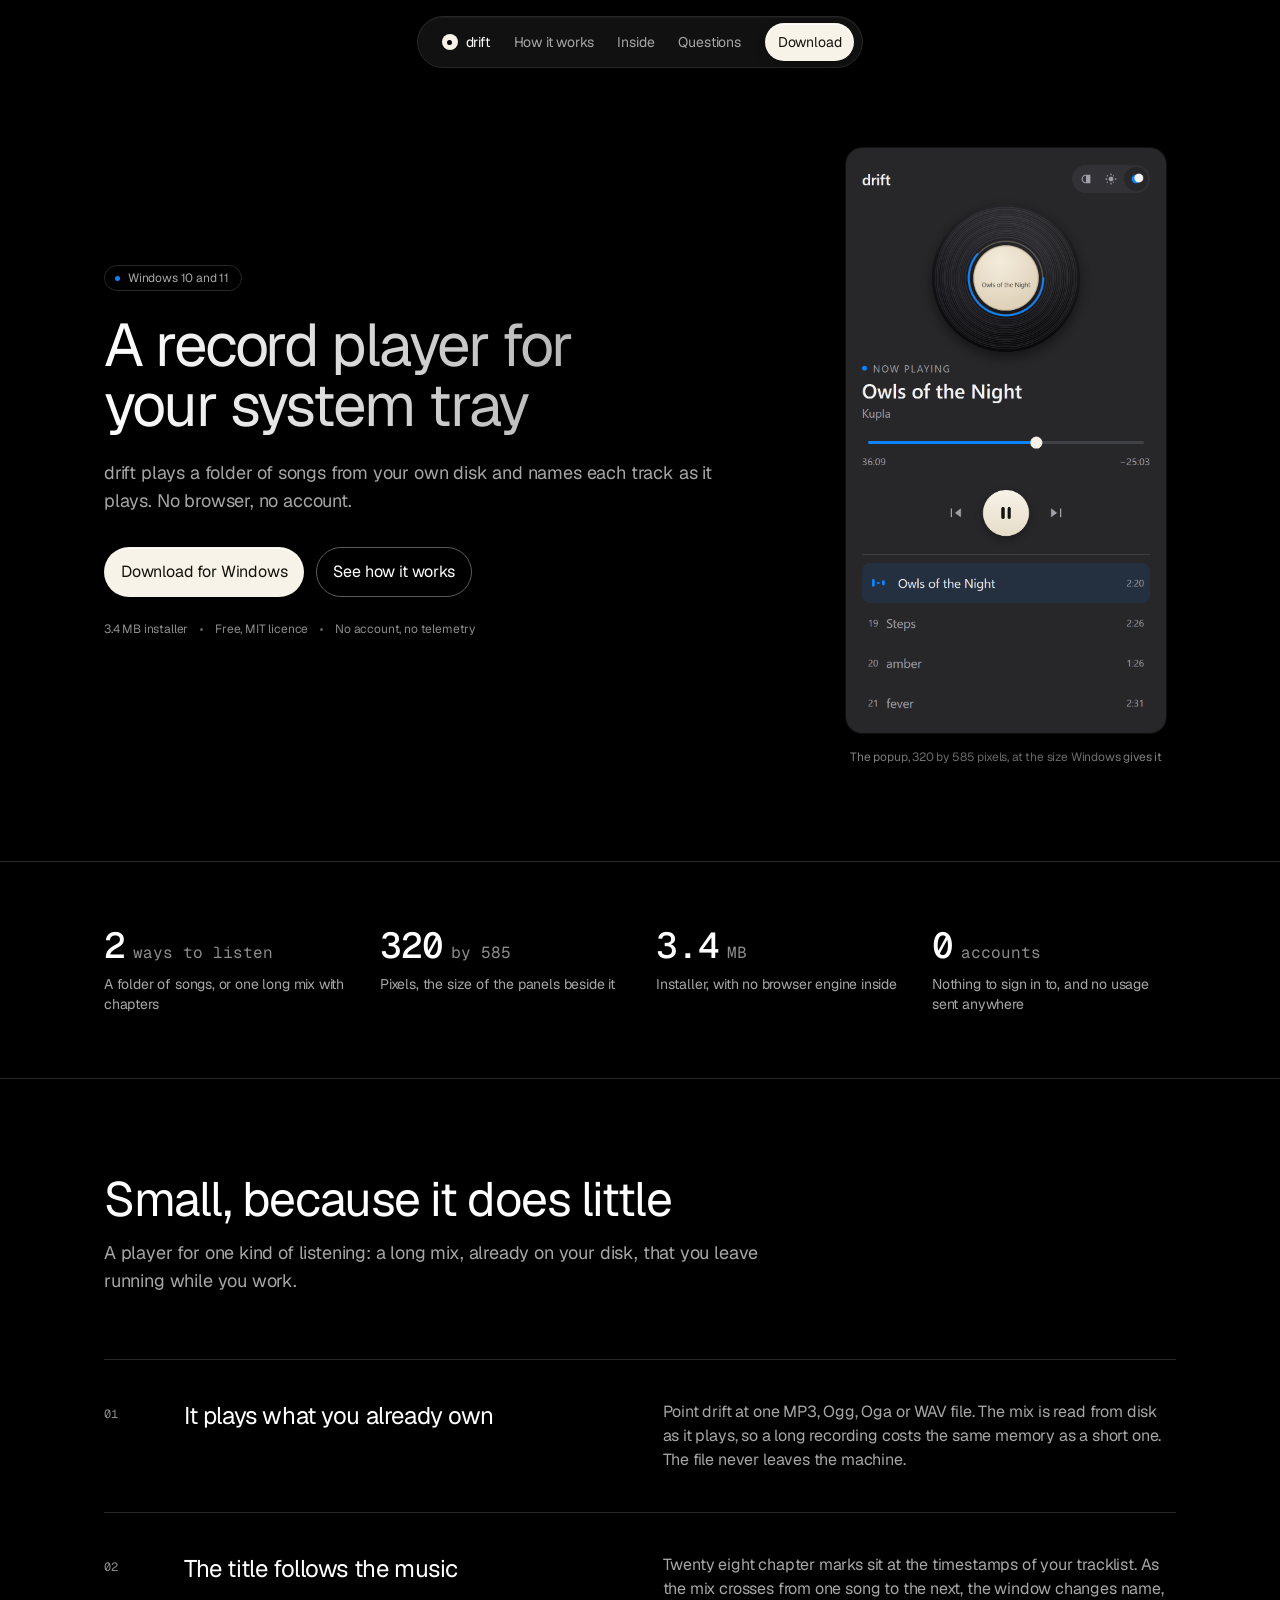
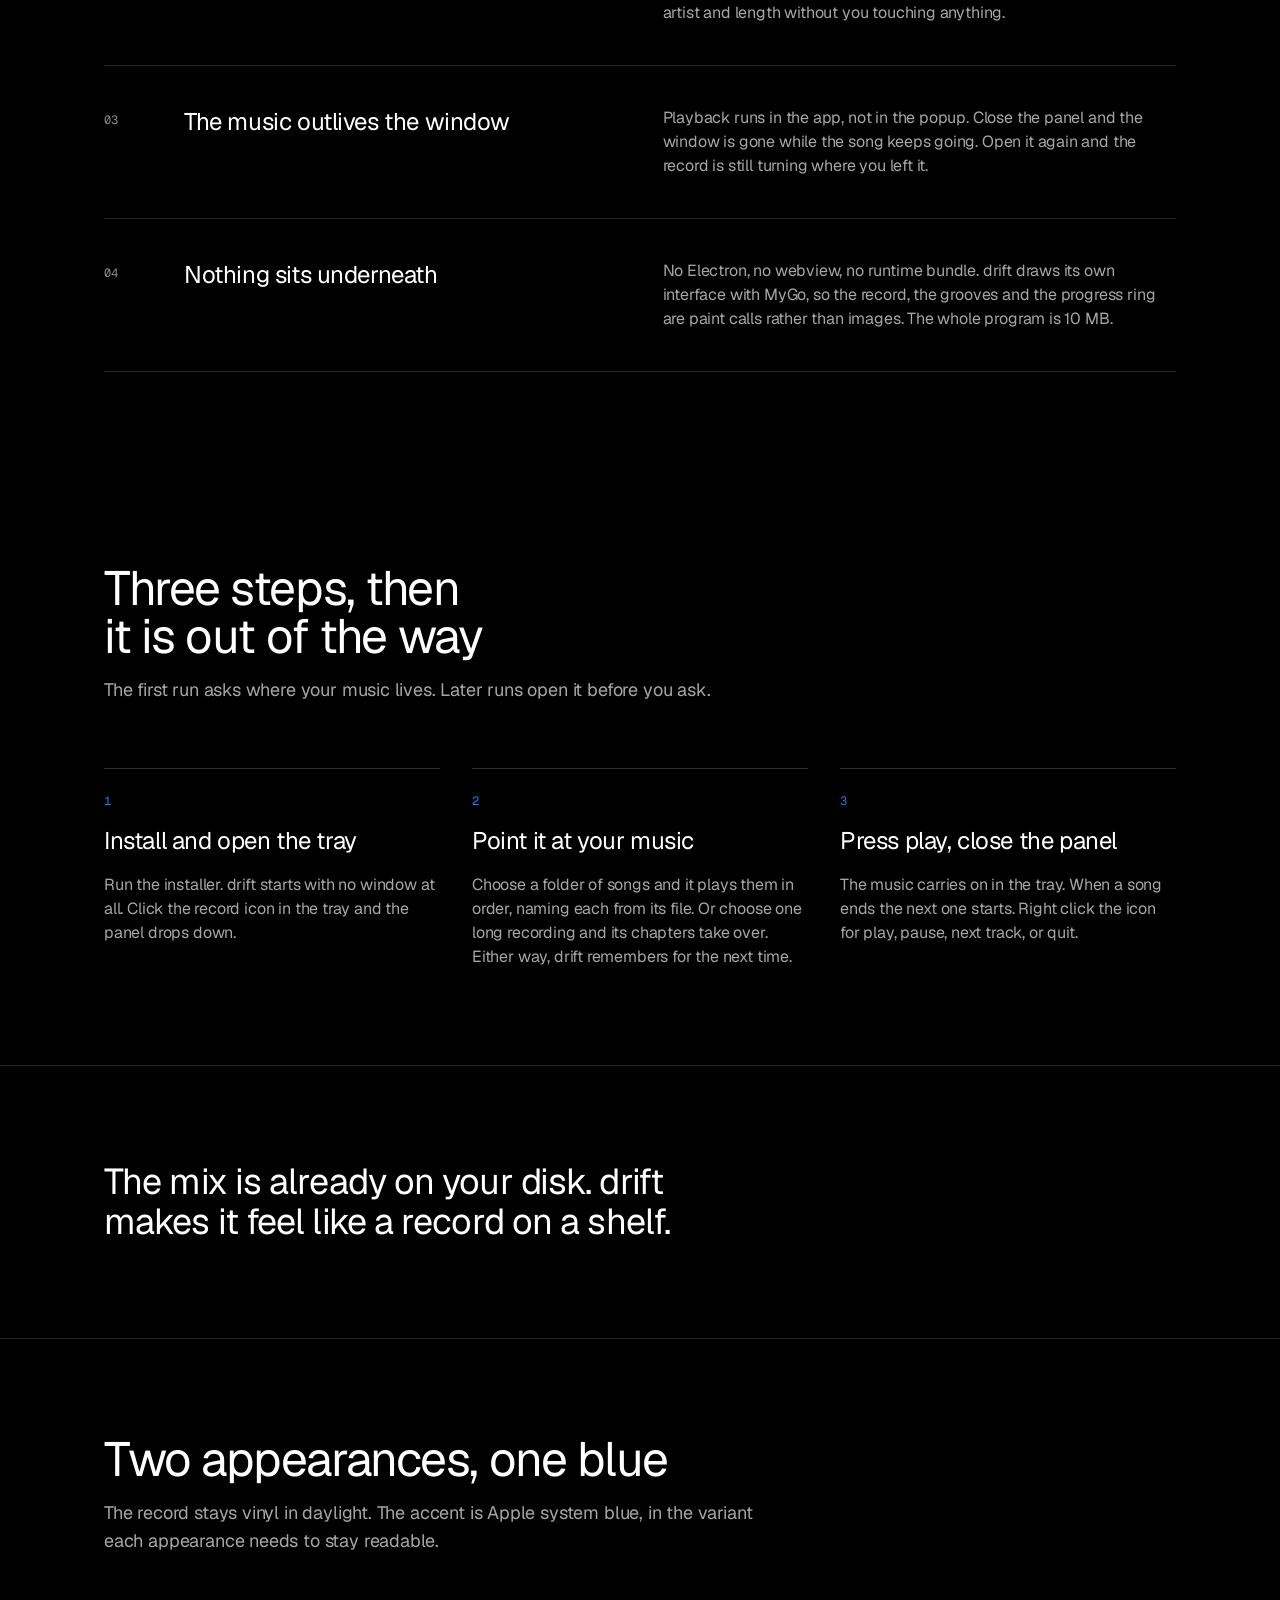
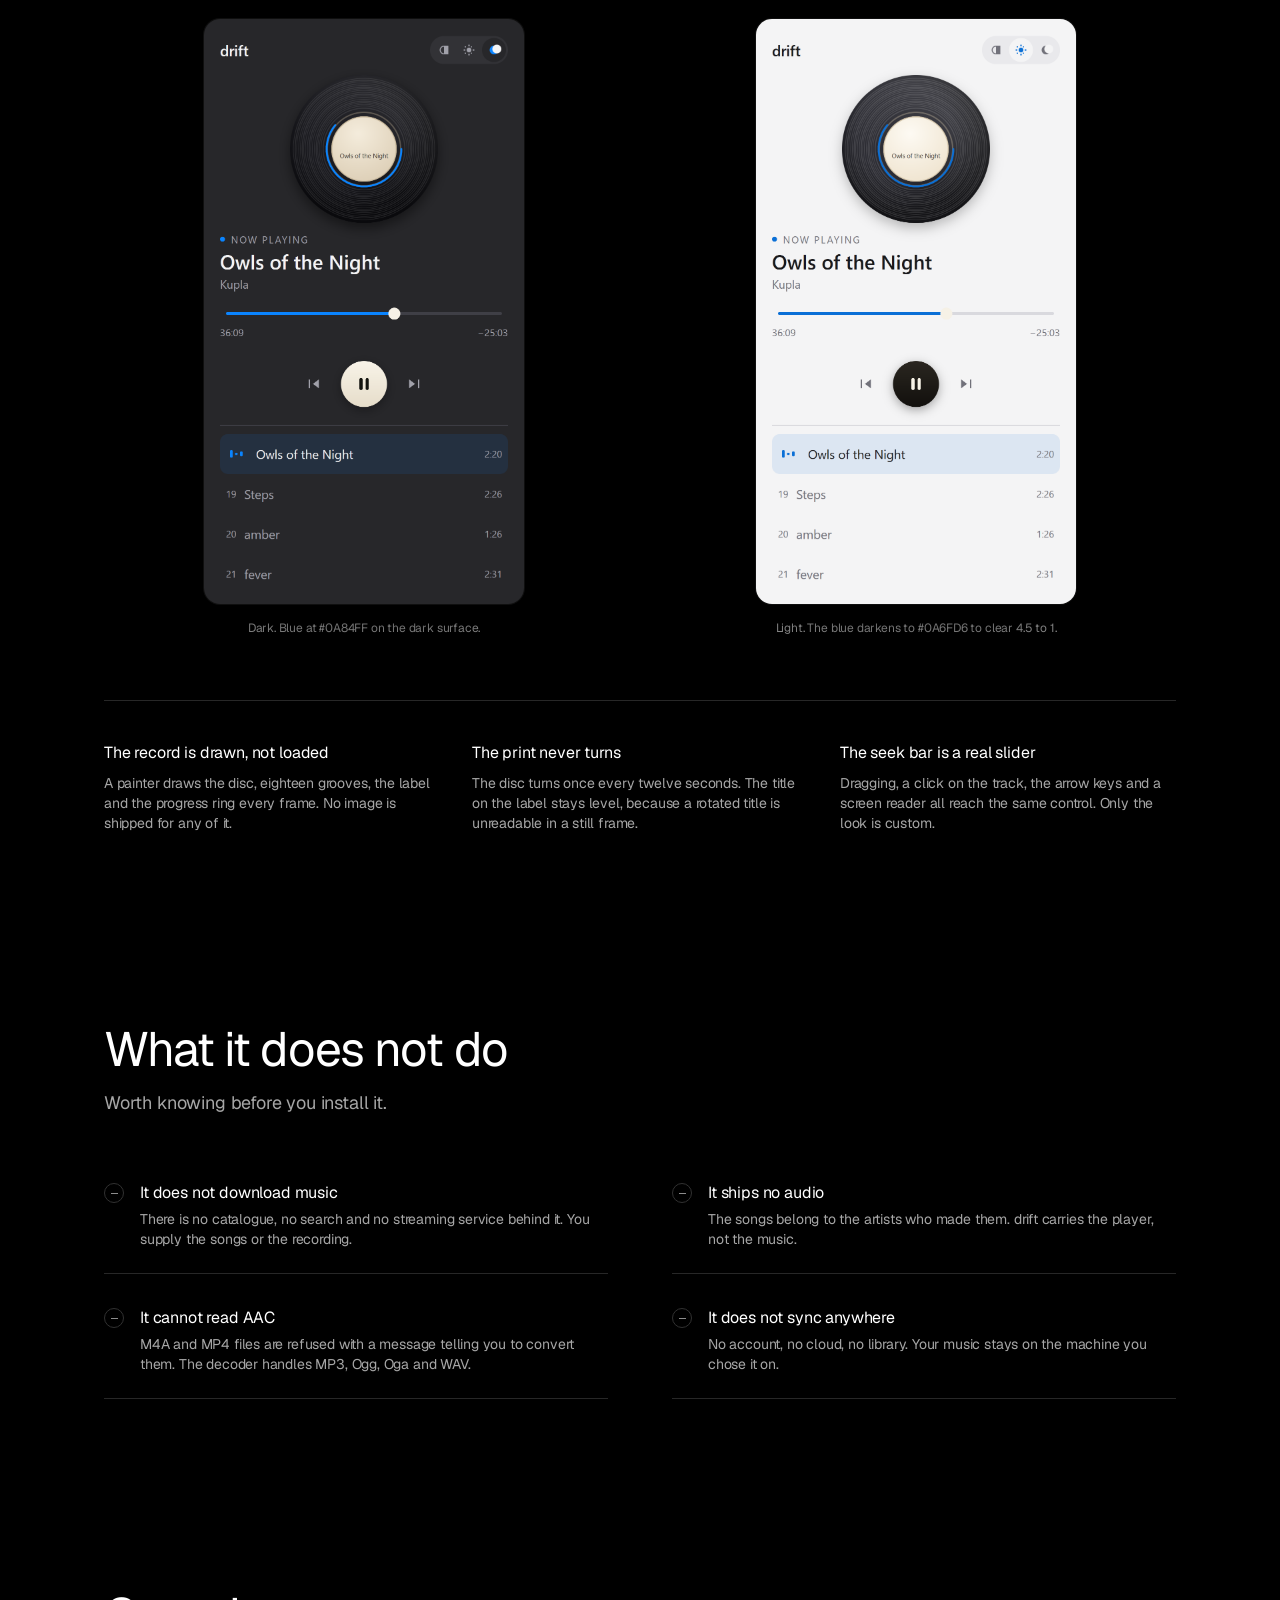
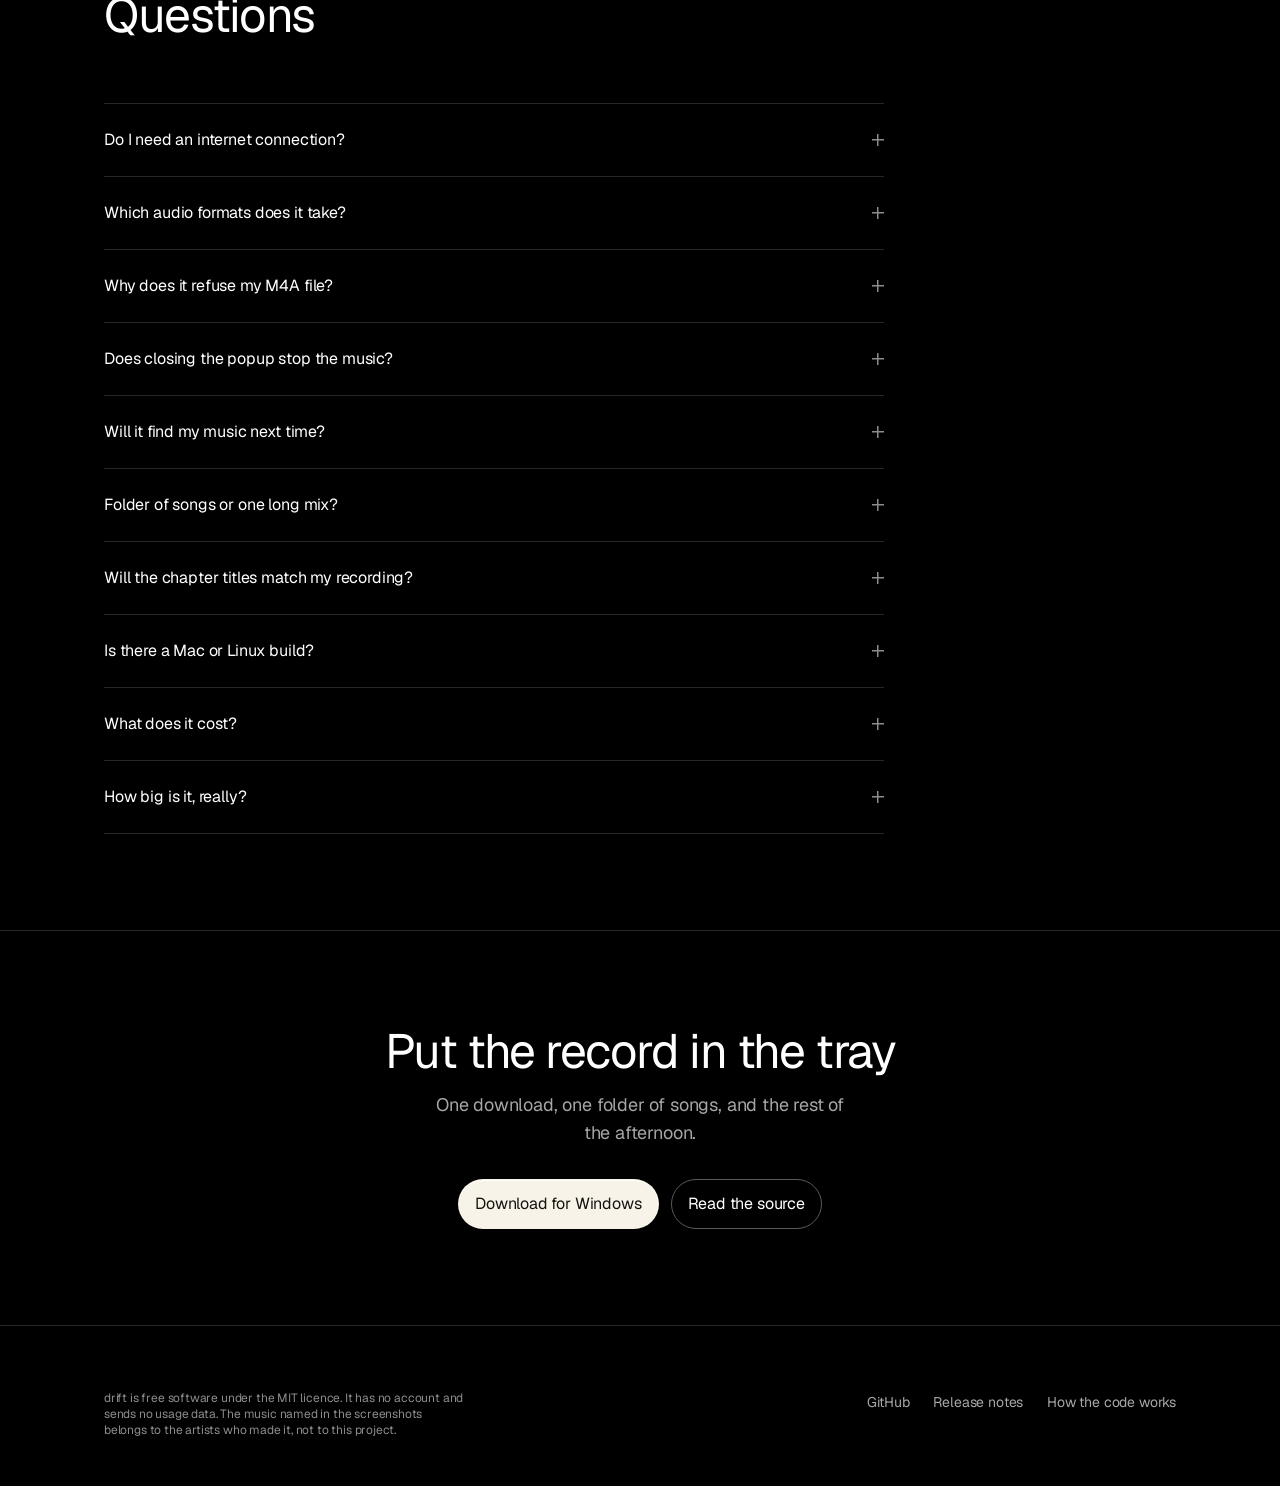
<file: docs/index.html>
<!DOCTYPE html>
<html lang="en" class="no-js">
<head>
<meta charset="UTF-8">
<meta name="viewport" content="width=device-width, initial-scale=1">
<title>drift, a record player for your Windows system tray</title>
<meta name="description" content="drift plays a folder of songs, or one long mix cut into 28 chapters, from your own disk. It names each track as it plays. A 3.4 MB Windows tray app with no browser engine inside. Free, MIT licensed.">
<link rel="canonical" href="https://yaffalhakim1.github.io/drift/">

<meta property="og:type" content="website">
<meta property="og:title" content="drift, a record player for your Windows system tray">
<meta property="og:description" content="A folder of songs or one long mix, from your own disk. Close the popup and the music keeps going.">
<meta property="og:url" content="https://yaffalhakim1.github.io/drift/">
<meta property="og:image" content="https://yaffalhakim1.github.io/drift/screenshots/popup-dark.png">
<meta property="og:image:alt" content="The drift popup: a turning record with a cream label, the chapter title Owls of the Night by Kupla, a seek bar, and the chapter list below.">
<meta name="twitter:card" content="summary_large_image">
<meta name="twitter:image" content="https://yaffalhakim1.github.io/drift/screenshots/popup-dark.png">
<meta name="twitter:image:alt" content="The drift popup in dark mode, showing a record and a chapter list.">
<meta name="theme-color" content="#000000">

<link rel="icon" href="data:image/svg+xml,%3Csvg%20xmlns='http://www.w3.org/2000/svg'%20viewBox='0%200%2032%2032'%3E%3Crect%20width='32'%20height='32'%20fill='%23000'/%3E%3Ccircle%20cx='16'%20cy='16'%20r='12'%20fill='%23f8f3e8'/%3E%3Ccircle%20cx='16'%20cy='16'%20r='7.4'%20fill='%23000'/%3E%3Ccircle%20cx='16'%20cy='16'%20r='2'%20fill='%23f8f3e8'/%3E%3C/svg%3E">

<!-- Fonts are served from this repository, not from a font CDN, so reading this
     page does not hand a visitor's address to a third party. Geist is a
     variable font: each file covers 100 to 900. -->
<link rel="preload" href="fonts/geist.woff2" as="font" type="font/woff2" crossorigin>
<link rel="preload" href="fonts/geist-mono.woff2" as="font" type="font/woff2" crossorigin>

<!-- Script swaps this class for "js" before the stylesheet paints. The
     reveal styles hang off ".js", so content is only ever hidden when a
     script exists to show it again. -->
<script>document.documentElement.className = "js";</script>

<script type="application/ld+json">
{
  "@context": "https://schema.org",
  "@type": "SoftwareApplication",
  "name": "drift",
  "applicationCategory": "MultimediaApplication",
  "operatingSystem": "Windows 10, Windows 11",
  "description": "A music player for the Windows system tray. It plays a folder of songs in order, or one recording marked with 28 chapters.",
  "url": "https://yaffalhakim1.github.io/drift/",
  "downloadUrl": "https://github.com/yaffalhakim1/drift/releases/download/v0.2.1/drift-setup-0.2.1-amd64.exe",
  "softwareVersion": "0.2.1",
  "fileSize": "3.4MB",
  "license": "https://opensource.org/license/mit",
  "offers": { "@type": "Offer", "price": "0", "priceCurrency": "USD" }
}
</script>

<style>
/* drift, landing page
   Tokens only. Colour is sampled from the shipped popup, so the page and the
   product cannot drift apart. Motion uses one curve. */

/* Two faces, both variable, both served from this repository. */
@font-face {
  font-family: "Geist";
  src: url("fonts/geist.woff2") format("woff2");
  font-weight: 100 900;
  font-style: normal;
  font-display: swap;
}
@font-face {
  font-family: "Geist Mono";
  src: url("fonts/geist-mono.woff2") format("woff2");
  font-weight: 100 900;
  font-style: normal;
  font-display: swap;
}

:root {
  color-scheme: dark;

  /* surface, from the design system's dark set */
  --bg: #000000;
  --surface: #181818;
  --surface-2: #1f1f1f;
  --line: #272727;

  /* text. Ratios measured with the WCAG 2.x formula, on the surface each
     colour is actually used against. */
  --text: #ffffff;
  --muted: #a6a6a6;      /* 8.6:1 on #000, 7.3:1 on #181818 */
  --dim: #8c8c8c;        /* 6.3:1 on #000, 5.3:1 on #181818 */

  /* accent: the app's Apple system blue for dark. 5.8:1 on #000 */
  --accent: #0a84ff;

  /* the play key: the brightest object in the product, 16.7:1 with its ink */
  --key-top: #f8f3e8;
  --key-ink: #14140f;

  /* spacing, the scale's own values */
  --s-25: 2px;
  --s-50: 4px;
  --s-75: 8px;
  --s-100: 12px;
  --s-200: 16px;
  --s-300: 24px;
  --s-400: 32px;
  --s-500: 40px;
  --s-600: 48px;
  --s-700: 64px;
  --s-800: 80px;
  --s-900: 96px;

  /* one curve for all motion, including the mobile panel */
  --ease: cubic-bezier(0.22, 1, 0.36, 1);

  --radius: 16px;
  --mono: "Geist Mono", ui-monospace, "Cascadia Mono", monospace;
}

*, *::before, *::after { box-sizing: border-box; }

/* `hidden` must win over the display rule the mobile block sets, or the panel
   sits over the page for every phone visitor */
[hidden] { display: none !important; }

html { scroll-behavior: smooth; }
@media (prefers-reduced-motion: reduce) {
  html { scroll-behavior: auto; }
}

/* a fixed bar sits over the top of the page, so an anchor must stop short of it */
section[id], main[id] { scroll-margin-top: 96px; }

body {
  margin: 0;
  background: var(--bg);
  color: var(--text);
  font-family: "Geist", system-ui, -apple-system, "Segoe UI", sans-serif;
  font-size: 16px;
  line-height: 24px;
  letter-spacing: -0.011em;
  -webkit-font-smoothing: antialiased;
  overflow-x: clip;
}

img { max-width: 100%; display: block; }

a { color: inherit; }

/* ---------- text styles, used by name ---------- */

.heading-1 { font-size: 60px; line-height: 60px; font-weight: 600; letter-spacing: -0.035em; margin: 0; }
.heading-2 { font-size: 48px; line-height: 48px; font-weight: 600; letter-spacing: -0.03em; margin: 0; }
.heading-5 { font-size: 24px; line-height: 32px; font-weight: 600; letter-spacing: -0.017em; margin: 0; }

.title-3 { font-size: 16px; line-height: 24px; font-weight: 500; letter-spacing: -0.01em; margin: 0; }

/* mono is the second face, kept for figures, labels and keys only */
.mono { font-family: var(--mono); font-variant-numeric: tabular-nums; letter-spacing: 0; }

/* ---------- layout ---------- */

.wrap {
  width: 100%;
  max-width: 1120px;
  margin: 0 auto;
  padding: 0 var(--s-300);
}

section { position: relative; }

/* ---------- skip link ---------- */

.skip {
  position: fixed;
  top: var(--s-100);
  left: var(--s-100);
  z-index: 100;
  padding: var(--s-75) var(--s-100);
  background: var(--key-top);
  color: var(--key-ink);
  border-radius: var(--s-75);
  font-size: 14px;
  font-weight: 600;
  transform: translateY(-200%);
  transition: transform 200ms var(--ease);
}
.skip:focus { transform: translateY(0); }

/* ---------- navigation ---------- */

.nav-shell {
  position: fixed;
  top: var(--s-200);
  left: 0;
  right: 0;
  z-index: 50;
  display: flex;
  justify-content: center;
  padding: 0 var(--s-200);
  pointer-events: none;
}

.nav {
  pointer-events: auto;
  display: flex;
  align-items: center;
  gap: var(--s-300);
  height: 52px;
  padding: 0 var(--s-75) 0 var(--s-300);
  border-radius: 999px;
  background: rgba(24, 24, 24, 0.72);
  border: 1px solid var(--line);
  backdrop-filter: blur(20px) saturate(160%);
  -webkit-backdrop-filter: blur(20px) saturate(160%);
  box-shadow: 0 1px 0 rgba(255, 255, 255, 0.04) inset, 0 12px 32px -14px rgba(0, 0, 0, 0.9);
}

.brand {
  display: flex;
  align-items: center;
  gap: var(--s-75);
  text-decoration: none;
  color: var(--text);
  font-size: 14px;
  line-height: 20px;
  font-weight: 600;
  letter-spacing: -0.015em;
}

.brand-mark {
  width: 16px;
  height: 16px;
  border-radius: 50%;
  background: var(--key-top);
  position: relative;
  flex: none;
}
.brand-mark::after {
  content: "";
  position: absolute;
  inset: 5.5px;
  border-radius: 50%;
  background: #000;
}

.nav-links {
  display: flex;
  align-items: center;
  gap: var(--s-300);
  list-style: none;
  margin: 0;  padding: 0;
}

.nav-links a {
  text-decoration: none;
  color: var(--muted);
  font-size: 14px;
  line-height: 20px;
  font-weight: 500;
  padding: var(--s-50) 0;
  position: relative;
  transition: color 300ms var(--ease);
}
.nav-links a::after {
  content: "";
  position: absolute;
  left: 0;
  right: 0;
  bottom: 0;
  height: 1px;
  background: currentColor;
  transform: scaleX(0);
  transform-origin: left;
  transition: transform 300ms var(--ease);
}
@media (hover: hover) and (pointer: fine) {
  .nav-links a:hover { color: var(--text); }
  .nav-links a:hover::after { transform: scaleX(1); }
}

.nav-toggle {
  display: none;
  width: 36px;
  height: 36px;
  padding: 0;
  border: 0;
  background: none;
  cursor: pointer;
  border-radius: var(--s-100);
  position: relative;
  color: var(--text);
  -webkit-tap-highlight-color: transparent;
}
.nav-toggle span {
  position: absolute;
  left: 9px;
  width: 18px;
  height: 1.5px;
  background: currentColor;
  border-radius: 1px;
  transition: transform 400ms var(--ease), opacity 200ms var(--ease);
}
.nav-toggle span:nth-child(1) { top: 14px; }
.nav-toggle span:nth-child(2) { top: 20px; }

.nav-toggle[aria-expanded="true"] span:nth-child(1) { transform: translateY(3px) rotate(45deg); }
.nav-toggle[aria-expanded="true"] span:nth-child(2) { transform: translateY(-3px) rotate(-45deg); }

/* full height panel, not a dropdown */
.menu-panel {
  position: fixed;
  inset: 0;
  z-index: 40;
  display: none;
  flex-direction: column;
  justify-content: center;
  gap: var(--s-100);
  padding: var(--s-700) var(--s-300);
  background: rgba(8, 8, 8, 0.94);
  backdrop-filter: blur(28px);
  -webkit-backdrop-filter: blur(28px);
  opacity: 0;
  transition: opacity 300ms var(--ease);
}
.menu-panel[data-open="true"] { opacity: 1; }

.menu-panel a {
  text-decoration: none;
  color: var(--text);
  font-size: 30px;
  line-height: 36px;
  font-weight: 600;
  letter-spacing: -0.02em;
  padding: var(--s-75) 0;
  border-bottom: 1px solid var(--line);
  opacity: 0;
  transform: translateY(24px);
  transition: opacity 400ms var(--ease), transform 400ms var(--ease);
}
.menu-panel[data-open="true"] a { opacity: 1; transform: translateY(0); }
.menu-panel[data-open="true"] a:nth-child(1) { transition-delay: 0ms; }
.menu-panel[data-open="true"] a:nth-child(2) { transition-delay: 60ms; }
.menu-panel[data-open="true"] a:nth-child(3) { transition-delay: 120ms; }
.menu-panel[data-open="true"] a:nth-child(4) { transition-delay: 180ms; }

/* ---------- buttons ---------- */

.btn {
  display: inline-flex;
  align-items: center;
  justify-content: center;
  gap: var(--s-75);
  padding: var(--s-75) var(--s-100);
  border-radius: 999px;
  border: 1px solid transparent;
  text-decoration: none;
  font-family: inherit;
  font-size: 14px;
  line-height: 20px;
  font-weight: 600;
  cursor: pointer;
  -webkit-tap-highlight-color: transparent;
  transition: transform 160ms var(--ease), background-color 300ms var(--ease),
              border-color 300ms var(--ease), color 300ms var(--ease);
}

.btn-key {
  background: var(--key-top);
  color: var(--key-ink);
  box-shadow: 0 1px 0 rgba(255, 255, 255, 0.85) inset, 0 6px 18px -10px rgba(0, 0, 0, 0.9);
}
.btn-key:active { transform: scale(0.97); }

.btn-ghost {
  background: transparent;
  color: var(--text);
  /* 3.1 to 1 on black, so the button edge is visible to a low-vision reader;
     #313131 measured 1.6 and disappeared */
  border-color: #5a5a5a;
}
.btn-ghost:active { transform: scale(0.97); }

@media (hover: hover) and (pointer: fine) {
  .btn-key:hover { background: #ffffff; }
  /* the border brightens rather than dims on hover, so the 3:1 edge holds */
  .btn-ghost:hover { background: var(--surface-2); border-color: #7a7a7a; }
}

/* the ring follows whatever radius the element already has; changing the
   radius here would make a chip visibly snap corners while focused */
.btn:focus-visible,
.nav-toggle:focus-visible,
a:focus-visible,
summary:focus-visible {
  outline: 2px solid var(--accent);
  outline-offset: 3px;
}

.btn-lg {
  padding: var(--s-100) var(--s-200);
  font-size: 16px;
  line-height: 24px;
}

/* ---------- hero ---------- */

.hero { padding-top: 148px; padding-bottom: var(--s-900); }

.hero-grid {
  display: grid;
  grid-template-columns: minmax(0, 1fr) 340px;
  gap: var(--s-800);
  align-items: center;
}

.badge {
  display: inline-flex;
  align-items: center;
  gap: var(--s-75);
  padding: var(--s-50) var(--s-100) var(--s-50) var(--s-75);
  border: 1px solid var(--line);
  border-radius: 999px;
  color: var(--muted);
  font-size: 12px;
  line-height: 16px;
  font-weight: 500;
  margin: 0 0 var(--s-300);
}
.badge i {
  width: 5px;
  height: 5px;
  border-radius: 50%;
  background: var(--accent);
  display: block;
  margin-left: var(--s-25);
}

.hero h1 {
  max-width: 680px;
  /* the one gradient on the page, and it is on type. The plain colour is the
     fallback: a clip that fails must not leave an invisible headline. */
  color: #ffffff;
  text-wrap: balance;
}
@supports ((-webkit-background-clip: text) or (background-clip: text)) {
  .hero h1 {
    background: linear-gradient(90deg, #ffffff 0%, #9b9b9b 100%);
    -webkit-background-clip: text;
    background-clip: text;
    -webkit-text-fill-color: transparent;
  }
  /* forced colours drop the gradient, which would leave transparent text */
  @media (forced-colors: active) {
    .hero h1 {
      background: none;
      -webkit-text-fill-color: currentColor;
    }
  }
}

.hero-sub {
  max-width: 680px;
  margin: var(--s-300) 0 0;
  color: var(--muted);
  font-size: 18px;
  line-height: 28px;
  font-weight: 400;
  text-wrap: pretty;
}

.cta-row {
  display: flex;
  flex-wrap: wrap;
  align-items: center;
  gap: var(--s-100);
  margin-top: var(--s-400);
}

/* the dot separator is drawn by the item that follows it, so a wrap puts the
   dot at the start of the new line instead of stranding it at the end of the
   old one */
.proof {
  display: flex;
  flex-wrap: wrap;
  align-items: center;
  gap: var(--s-50) var(--s-100);
  margin-top: var(--s-300);
  color: var(--dim);
  font-size: 12px;
  line-height: 16px;
}
.proof span { display: inline-flex; align-items: center; gap: var(--s-100); }
.proof span + span::before {
  content: "";
  flex: none;
  width: 3px;
  height: 3px;
  border-radius: 50%;
  background: #5c5c5c;
}
@media (max-width: 480px) {
  /* at phone width the dots cost more than they explain */
  .proof span + span::before { display: none; }
  .proof { gap: var(--s-50) var(--s-200); }
}

/* the popup, at its real width, on the surface it actually floats over */
.popup {
  position: relative;
  width: 320px;
  margin: 0 auto;
  border-radius: var(--radius);
  overflow: hidden;
  background: var(--surface);
  box-shadow:
    0 0 0 1px rgba(255, 255, 255, 0.06),
    0 2px 6px rgba(0, 0, 0, 0.6),
    0 40px 80px -40px rgba(0, 0, 0, 1);
}
.popup img { width: 320px; height: auto; }

.popup-caption {
  margin: var(--s-200) 0 0;
  text-align: center;
  color: var(--dim);
  font-size: 12px;
  line-height: 16px;
}

/* The hero enters once, in reading order. These are transitions, not a
   keyframe with fill both: a keyframe that never advances would leave the
   headline invisible. Here the hidden state only exists while script is
   running, and script always ends by showing the final state. */
.js .rise {
  opacity: 0;
  transform: translateY(16px);
  transition: opacity 700ms var(--ease), transform 700ms var(--ease);
}
.js .rise.in { opacity: 1; transform: translateY(0); }

.js .rise-1 { transition-delay: 40ms; }
.js .rise-2 { transition-delay: 100ms; }
.js .rise-3 { transition-delay: 160ms; }
.js .rise-4 { transition-delay: 220ms; }
.js .rise-5 { transition-delay: 280ms; }

/* ---------- figures ---------- */

.figures {
  border-top: 1px solid var(--line);
  border-bottom: 1px solid var(--line);
  padding: var(--s-700) 0;
}

.figure-grid {
  display: grid;
  grid-template-columns: repeat(4, minmax(0, 1fr));
  gap: var(--s-400);
  list-style: none;
  margin: 0;
  padding: 0;
}

.figure-grid li { display: flex; flex-direction: column; gap: var(--s-75); }

.figure-value {
  font-family: var(--mono);
  font-size: 36px;
  line-height: 40px;
  font-weight: 500;
  letter-spacing: -0.03em;
  color: var(--text);
}
/* the unit sits on the same line as the figure, one space away; a bare margin
   glued the figure to its unit and read as a typo */
.figure-value small {
  font-size: 16px;
  line-height: 24px;
  font-weight: 400;
  color: var(--dim);
  margin-left: var(--s-75);
  letter-spacing: 0;
}
.figure-label { color: var(--muted); font-size: 14px; line-height: 20px; }

/* ---------- section head ---------- */

.section { padding: var(--s-900) 0; }

.section-head { max-width: 680px; margin-bottom: var(--s-700); }
.section-head h2 { text-wrap: balance; }
.section-head p {
  margin: var(--s-200) 0 0;
  color: var(--muted);
  font-size: 18px;
  line-height: 28px;
  text-wrap: pretty;
}

/* a list, not a card grid: index, the claim, then the evidence beside it.
   The top rule closes the list against the section head. */
.benefits { border-top: 1px solid var(--line); }

.benefit {
  display: grid;
  grid-template-columns: 48px minmax(0, 1fr) minmax(0, 1.15fr);
  gap: var(--s-400);
  padding: var(--s-500) 0;
  border-bottom: 1px solid var(--line);
  align-items: start;
}

.benefit-index {
  font-family: var(--mono);
  font-size: 12px;
  line-height: 16px;
  color: var(--dim);
  padding-top: 6px;
}

.benefit h3 { text-wrap: balance; }
.benefit p {
  margin: 0;
  color: var(--muted);
  font-size: 16px;
  line-height: 24px;
  text-wrap: pretty;
}

/* ---------- steps ---------- */

.steps {
  display: grid;
  grid-template-columns: repeat(3, minmax(0, 1fr));
  gap: var(--s-400);
  counter-reset: step;
  list-style: none;
  margin: 0;
  padding: 0;
}

.step {
  display: flex;
  flex-direction: column;
  gap: var(--s-200);
  padding-top: var(--s-300);
  border-top: 1px solid #313131;
  position: relative;
}
.step::before {
  counter-increment: step;
  content: counter(step);
  font-family: var(--mono);
  font-size: 12px;
  line-height: 16px;
  color: var(--accent);
}
.step p { color: var(--muted); font-size: 16px; line-height: 24px; margin: 0; text-wrap: pretty; }

/* ---------- tagline reveal ---------- */

.tagline {
  padding: var(--s-900) 0;
  border-top: 1px solid var(--line);
  border-bottom: 1px solid var(--line);
}

.tagline-text {
  max-width: 680px;
  font-size: 36px;
  line-height: 40px;
  font-weight: 600;
  letter-spacing: -0.025em;
  text-wrap: balance;
  margin: 0;
}

/* each word carries its own state, so the line fills in reading order.
   The resting tone is 50 percent white, not 32: at 32 the untriggered words
   sit at 2.6 to 1, under the 4.5 to 1 floor for text. Half white measures
   5.3 to 1, so a word that is still waiting is dim but readable.
   Without script every word stays at full colour. */
.tagline-text .w {
  color: var(--text);
  transition: color 600ms var(--ease);
}
.js .tagline-text .w { color: rgba(255, 255, 255, 0.5); }
.js .tagline-text .w.on { color: var(--text); }

/* ---------- appearance ---------- */

.looks {
  display: grid;
  grid-template-columns: repeat(2, minmax(0, 1fr));
  gap: var(--s-400);
}

.look { margin: 0; }
.look .popup { box-shadow: 0 0 0 1px rgba(255, 255, 255, 0.06), 0 30px 60px -34px rgba(0, 0, 0, 0.95); }
.look figcaption {
  margin-top: var(--s-200);
  text-align: center;
  color: var(--dim);
  font-size: 12px;
  line-height: 16px;
}

.notes {
  display: grid;
  grid-template-columns: repeat(3, minmax(0, 1fr));
  gap: var(--s-400);
  margin-top: var(--s-700);
  padding-top: var(--s-500);
  border-top: 1px solid var(--line);
}
.note h3 { margin-bottom: var(--s-75); }
.note p { margin: 0; color: var(--muted); font-size: 14px; line-height: 20px; text-wrap: pretty; }

/* ---------- what it does not do ---------- */

.nots { display: grid; grid-template-columns: repeat(2, minmax(0, 1fr)); gap: var(--s-400) var(--s-700); }

.not {
  display: grid;
  grid-template-columns: 20px minmax(0, 1fr);
  gap: var(--s-200);
  padding-bottom: var(--s-300);
  border-bottom: 1px solid var(--line);
}
.not-mark {
  width: 20px;
  height: 20px;
  border-radius: 50%;
  border: 1px solid #313131;
  display: grid;
  place-items: center;
  margin-top: 2px;
}
.not-mark::after { content: ""; width: 7px; height: 1px; background: var(--dim); }

/* forced colours drop the drawn minus, so the ring alone carries the mark */
@media (forced-colors: active) {
  .not-mark { border-color: CanvasText; }
  .not-mark::after { background: CanvasText; }
}
.not h3 { margin-bottom: var(--s-50); }
.not p { margin: 0; color: var(--muted); font-size: 14px; line-height: 20px; text-wrap: pretty; }

/* ---------- faq ---------- */

.faq { max-width: 780px; border-top: 1px solid var(--line); }

.faq details {
  border-bottom: 1px solid var(--line);
  padding: var(--s-300) 0;
}
.faq summary {
  display: flex;
  align-items: flex-start;
  justify-content: space-between;
  gap: var(--s-300);
  cursor: pointer;
  list-style: none;
  font-size: 16px;
  line-height: 24px;
  font-weight: 500;
  letter-spacing: -0.01em;
  color: var(--text);
  transition: color 300ms var(--ease);
}
.faq summary::-webkit-details-marker { display: none; }

.faq summary::after {
  content: "";
  flex: none;
  width: 12px;
  height: 12px;
  margin-top: 6px;
  background:
    linear-gradient(currentColor, currentColor) center / 12px 1.5px no-repeat,
    linear-gradient(currentColor, currentColor) center / 1.5px 12px no-repeat;
  color: var(--dim);
  transition: transform 400ms var(--ease), color 300ms var(--ease);
}
.faq details[open] summary::after { transform: rotate(45deg); color: var(--accent); }

/* forced colours drop gradients, so the mark becomes a drawn box: a cross
   while closed, a single bar while open, the same reading as the plus and
   the rotated plus it replaces */
@media (forced-colors: active) {
  .faq summary::after {
    background: none;
    border: 1px solid CanvasText;
    border-radius: 2px;
    position: relative;
  }
  .faq summary::after::before,
  .faq summary::after::after {
    content: "";
    position: absolute;
    left: 0;
    right: 0;
    top: 50%;
    height: 1px;
    background: CanvasText;
  }
  .faq summary::after::after { transform: rotate(90deg); }
  .faq details[open] summary::after::after { transform: rotate(0deg); }
}

.faq details p {
  margin: var(--s-200) 0 0;
  color: var(--muted);
  font-size: 16px;
  line-height: 24px;
  max-width: 620px;
  text-wrap: pretty;
}

@media (hover: hover) and (pointer: fine) {
  .faq summary:hover { color: #ffffff; }
  .faq summary:hover::after { color: var(--text); }
}

/* ---------- final cta ---------- */

.final {
  padding: var(--s-900) 0;
  border-top: 1px solid var(--line);
  text-align: center;
}
.final h2 { max-width: 680px; margin: 0 auto; text-wrap: balance; }
.final p {
  margin: var(--s-200) auto 0;
  max-width: 480px;
  color: var(--muted);
  font-size: 18px;
  line-height: 28px;
  text-wrap: pretty;
}
.final .cta-row { justify-content: center; }

/* ---------- footer ---------- */

footer {
  border-top: 1px solid var(--line);
  padding: var(--s-700) 0 var(--s-600);
}

.footer-grid {
  display: flex;
  flex-wrap: wrap;
  align-items: flex-start;
  justify-content: space-between;
  gap: var(--s-400);
}

.footer-note { max-width: 360px; color: var(--dim); font-size: 12px; line-height: 16px; margin: 0; }

.footer-links {
  display: flex;
  flex-wrap: wrap;
  gap: var(--s-300);
  list-style: none;
  margin: 0;
  padding: 0;
}
.footer-links a {
  text-decoration: none;
  color: var(--muted);
  font-size: 14px;
  line-height: 20px;
  transition: color 300ms var(--ease);
  padding: var(--s-50) 0;
}
@media (hover: hover) and (pointer: fine) {
  .footer-links a:hover { color: var(--text); }
}

/* ---------- scroll reveal ---------- */

/* Nothing is hidden until script proves it can reveal it again. Without this
   class on <html>, a blocked script would leave the page blank. */
.js .reveal {
  opacity: 0;
  transform: translateY(32px);
  transition: opacity 700ms var(--ease), transform 700ms var(--ease);
}
.js .reveal.in { opacity: 1; transform: translateY(0); }

/* ---------- narrow ---------- */

@media (max-width: 980px) {
  .hero-grid { grid-template-columns: minmax(0, 1fr); gap: var(--s-700); }
  .hero { padding-top: 128px; }
  /* the index stays in its column, so the claim and the text stay aligned */
  .benefit { grid-template-columns: 32px minmax(0, 1fr); gap: var(--s-200) var(--s-300); }
  .benefit p { grid-column: 2; }
  .steps, .notes, .figure-grid { grid-template-columns: repeat(2, minmax(0, 1fr)); }
  .looks { gap: var(--s-300); }
}

@media (max-width: 720px) {
  .nav-links, .nav .btn-key { display: none; }
  .nav { padding: var(--s-75); gap: var(--s-100); }
  .nav-toggle { display: block; }
  .nav-shell { top: var(--s-100); }
  .menu-panel { display: flex; }

  /* Without script the panel can never open, so the links come back into the
     bar itself rather than disappearing from the phone entirely. */
  html.no-js .nav-links {
    display: flex;
    gap: var(--s-200);
  }
  html.no-js .nav-links li:first-child { display: none; }
  html.no-js .nav-toggle { display: none; }

  .heading-1 { font-size: 36px; line-height: 40px; letter-spacing: -0.025em; }
  .heading-2 { font-size: 30px; line-height: 36px; letter-spacing: -0.02em; }
  .heading-5 { font-size: 20px; line-height: 28px; letter-spacing: -0.014em; }

  .hero { padding-top: 104px; padding-bottom: var(--s-700); }
  .hero-sub { font-size: 16px; line-height: 24px; margin-top: var(--s-200); }
  .section, .tagline, .final { padding: var(--s-700) 0; }
  .section-head { margin-bottom: var(--s-500); }
  .section-head p { font-size: 16px; line-height: 24px; }
  .tagline-text { font-size: 24px; line-height: 32px; }
  .figure-grid { grid-template-columns: repeat(2, minmax(0, 1fr)); gap: var(--s-300); }
  .figure-value { font-size: 30px; line-height: 36px; }
  .steps, .notes, .nots, .looks { grid-template-columns: minmax(0, 1fr); }
  .benefit { padding: var(--s-400) 0; }
  .cta-row .btn { width: 100%; }
  .cta-row { gap: var(--s-75); }
  .popup, .popup img { width: 100%; max-width: 320px; }
  .final .cta-row { width: 100%; }
  .footer-grid { flex-direction: column; }
}

/* ---------- reduced motion: no movement, keep the fades ---------- */

@media (prefers-reduced-motion: reduce) {
  .js .rise { opacity: 1; transform: none; transition: none; }
  .js .reveal { opacity: 1; transform: none; transition: none; }
  .js .tagline-text .w { color: var(--text); transition: none; }
  .menu-panel a { transform: none; transition: none; opacity: 1; }
  .btn:active { transform: none; }
  .nav-links a::after { display: none; }
}
</style>
</head>
<body>

<a class="skip" href="#main">Skip to content</a>

<div class="nav-shell">
  <nav class="nav" aria-label="Main">
    <a class="brand" href="#top">
      <span class="brand-mark" aria-hidden="true"></span>
      drift
    </a>
    <ul class="nav-links" role="list">
      <li><a href="#how">How it works</a></li>
      <li><a href="#inside">Inside</a></li>
      <li><a href="#questions">Questions</a></li>
    </ul>
    <a class="btn btn-key" href="https://github.com/yaffalhakim1/drift/releases/download/v0.2.1/drift-setup-0.2.1-amd64.exe">Download</a>
    <button class="nav-toggle" type="button" aria-expanded="false" aria-controls="menu" aria-label="Open menu">
      <span></span><span></span>
    </button>
  </nav>
</div>

<div class="menu-panel" id="menu" data-open="false" hidden>
  <a href="#how">How it works</a>
  <a href="#inside">Inside</a>
  <a href="#questions">Questions</a>
  <a href="https://github.com/yaffalhakim1/drift/releases/download/v0.2.1/drift-setup-0.2.1-amd64.exe">Download for Windows</a>
</div>

<main id="main">

  <section class="hero" id="top">
    <div class="wrap hero-grid">
      <div class="hero-copy">
        <p class="badge rise rise-1"><i aria-hidden="true"></i> Windows 10 and 11</p>

        <h1 class="heading-1 rise rise-2">A record player for your system tray</h1>

        <p class="hero-sub rise rise-3">
          drift plays a folder of songs from your own disk and names each
          track as it plays. No browser, no account.
        </p>

        <div class="cta-row rise rise-4">
          <a class="btn btn-key btn-lg" href="https://github.com/yaffalhakim1/drift/releases/download/v0.2.1/drift-setup-0.2.1-amd64.exe">
            Download for Windows
          </a>
          <a class="btn btn-ghost btn-lg" href="#how">See how it works</a>
        </div>

        <p class="proof rise rise-5">
          <span>3.4 MB installer</span>
          <span>Free, MIT licence</span>
          <span>No account, no telemetry</span>
        </p>
      </div>

      <div class="hero-visual rise rise-4">
        <div class="popup">
          <img src="screenshots/popup-dark.png" width="960" height="1755"
               alt="The drift popup in dark mode: a turning record with a cream label, the chapter title Owls of the Night by Kupla, a seek bar at 36:09, and the chapter list below it.">
        </div>
        <p class="popup-caption">The popup, 320 by 585 pixels, at the size Windows gives it</p>
      </div>
    </div>
  </section>

  <section class="figures" aria-label="The app in figures">
    <div class="wrap">
      <ul class="figure-grid reveal" role="list">
        <li>
          <span class="figure-value">2<small>ways to listen</small></span>
          <span class="figure-label">A folder of songs, or one long mix with chapters</span>
        </li>
        <li>
          <span class="figure-value">320<small>by 585</small></span>
          <span class="figure-label">Pixels, the size of the panels beside it</span>
        </li>
        <li>
          <span class="figure-value">3.4<small>MB</small></span>
          <span class="figure-label">Installer, with no browser engine inside</span>
        </li>
        <li>
          <span class="figure-value">0<small>accounts</small></span>
          <span class="figure-label">Nothing to sign in to, and no usage sent anywhere</span>
        </li>
      </ul>
    </div>
  </section>

  <section class="section" id="why">
    <div class="wrap">
      <div class="section-head reveal">
        <h2 class="heading-2">Small, because it does little</h2>
        <p>
          A player for one kind of listening: a long mix, already on your disk, that
          you leave running while you work.
        </p>
      </div>

      <div class="benefits">
        <article class="benefit reveal">
          <span class="benefit-index mono">01</span>
          <h3 class="heading-5">It plays what you already own</h3>
          <p>
            Point drift at one MP3, Ogg, Oga or WAV file. The mix is read from disk as it
            plays, so a long recording costs the same memory as a short one. The
            file never leaves the machine.
          </p>
        </article>

        <article class="benefit reveal">
          <span class="benefit-index mono">02</span>
          <h3 class="heading-5">The title follows the music</h3>
          <p>
            Twenty eight chapter marks sit at the timestamps of your tracklist. As the
            mix crosses from one song to the next, the window changes name, artist and
            length without you touching anything.
          </p>
        </article>

        <article class="benefit reveal">
          <span class="benefit-index mono">03</span>
          <h3 class="heading-5">The music outlives the window</h3>
          <p>
            Playback runs in the app, not in the popup. Close the panel and the window
            is gone while the song keeps going. Open it again and the record is still
            turning where you left it.
          </p>
        </article>

        <article class="benefit reveal">
          <span class="benefit-index mono">04</span>
          <h3 class="heading-5">Nothing sits underneath</h3>
          <p>
            No Electron, no webview, no runtime bundle. drift draws its own interface
            with MyGo, so the record, the grooves and the progress ring are paint calls
            rather than images. The whole program is 10 MB.
          </p>
        </article>
      </div>
    </div>
  </section>

  <section class="section" id="how">
    <div class="wrap">
      <div class="section-head reveal">
        <h2 class="heading-2">Three steps, then it is out of the way</h2>
        <p>The first run asks where your music lives. Later runs open it before you ask.</p>
      </div>

      <ol class="steps" role="list">
        <li class="step reveal">
          <h3 class="heading-5">Install and open the tray</h3>
          <p>Run the installer. drift starts with no window at all. Click the record icon in the tray and the panel drops down.</p>
        </li>
        <li class="step reveal">
          <h3 class="heading-5">Point it at your music</h3>
          <p>Choose a folder of songs and it plays them in order, naming each from its file. Or choose one long recording and its chapters take over. Either way, drift remembers for the next time.</p>
        </li>
        <li class="step reveal">
          <h3 class="heading-5">Press play, close the panel</h3>
          <p>The music carries on in the tray. When a song ends the next one starts. Right click the icon for play, pause, next track, or quit.</p>
        </li>
      </ol>
    </div>
  </section>

  <section class="tagline" aria-labelledby="tagline-label">
    <div class="wrap">
      <h2 id="tagline-label" class="tagline-text" data-reveal-words>
        The mix is already on your disk. drift makes it feel like a record on a shelf.
      </h2>
    </div>
  </section>

  <section class="section" id="inside">
    <div class="wrap">
      <div class="section-head reveal">
        <h2 class="heading-2">Two appearances, one blue</h2>
        <p>
          The record stays vinyl in daylight. The accent is Apple system blue, in the
          variant each appearance needs to stay readable.
        </p>
      </div>

      <div class="looks">
        <figure class="look reveal">
          <div class="popup">
            <img src="screenshots/popup-dark.png" width="960" height="1755" loading="lazy"
                 alt="The popup in dark mode: near black surface, cream record label, blue progress ring and blue seek bar.">
          </div>
          <figcaption>Dark. Blue at #0A84FF on the dark surface.</figcaption>
        </figure>

        <figure class="look reveal">
          <div class="popup">
            <img src="screenshots/popup-light.png" width="960" height="1755" loading="lazy"
                 alt="The same popup in light mode: white surface, dark record, and the same blue darkened for contrast.">
          </div>
          <figcaption>Light. The blue darkens to #0A6FD6 to clear 4.5 to 1.</figcaption>
        </figure>
      </div>

      <div class="notes">
        <div class="note reveal">
          <h3 class="title-3">The record is drawn, not loaded</h3>
          <p>A painter draws the disc, eighteen grooves, the label and the progress ring every frame. No image is shipped for any of it.</p>
        </div>
        <div class="note reveal">
          <h3 class="title-3">The print never turns</h3>
          <p>The disc turns once every twelve seconds. The title on the label stays level, because a rotated title is unreadable in a still frame.</p>
        </div>
        <div class="note reveal">
          <h3 class="title-3">The seek bar is a real slider</h3>
          <p>Dragging, a click on the track, the arrow keys and a screen reader all reach the same control. Only the look is custom.</p>
        </div>
      </div>
    </div>
  </section>

  <section class="section" id="limits">
    <div class="wrap">
      <div class="section-head reveal">
        <h2 class="heading-2">What it does not do</h2>
        <p>Worth knowing before you install it.</p>
      </div>

      <div class="nots">
        <article class="not reveal">
          <span class="not-mark" aria-hidden="true"></span>
          <div>
            <h3 class="title-3">It does not download music</h3>
            <p>There is no catalogue, no search and no streaming service behind it. You supply the songs or the recording.</p>
          </div>
        </article>

        <article class="not reveal">
          <span class="not-mark" aria-hidden="true"></span>
          <div>
            <h3 class="title-3">It ships no audio</h3>
            <p>The songs belong to the artists who made them. drift carries the player, not the music.</p>
          </div>
        </article>

        <article class="not reveal">
          <span class="not-mark" aria-hidden="true"></span>
          <div>
            <h3 class="title-3">It cannot read AAC</h3>
            <p>M4A and MP4 files are refused with a message telling you to convert them. The decoder handles MP3, Ogg, Oga and WAV.</p>
          </div>
        </article>

        <article class="not reveal">
          <span class="not-mark" aria-hidden="true"></span>
          <div>
            <h3 class="title-3">It does not sync anywhere</h3>
            <p>No account, no cloud, no library. Your music stays on the machine you chose it on.</p>
          </div>
        </article>
      </div>
    </div>
  </section>

  <section class="section" id="questions">
    <div class="wrap">
      <div class="section-head reveal">
        <h2 class="heading-2">Questions</h2>
      </div>

      <div class="faq reveal">
        <details>
          <summary>Do I need an internet connection?</summary>
          <p>No. Nothing in the app fetches a mix, checks for a newer version or reports what you play. It runs the same on a machine that has never been online.</p>
        </details>

        <details>
          <summary>Which audio formats does it take?</summary>
          <p>MP3, Ogg, Oga and WAV. It reads them as they play and seeks inside the file, so a long recording does not load into memory first.</p>
        </details>

        <details>
          <summary>Why does it refuse my M4A file?</summary>
          <p>The bundled decoder cannot read AAC. drift names the file and asks you to convert it to MP3 or Ogg rather than failing later as silence.</p>
        </details>

        <details>
          <summary>Does closing the popup stop the music?</summary>
          <p>No. Audio lives in the app, not the window. The popup is only a view onto a player that keeps running while it is closed.</p>
        </details>

        <details>
          <summary>Will it find my music next time?</summary>
          <p>Yes. A chosen folder or file is saved when you open it, and the app tries it at startup. A folder is re-scanned, so songs you added show up. If the folder has gone, or the file has moved, drift opens with the empty state and asks you to choose again.</p>
        </details>

        <details>
          <summary>Folder of songs or one long mix?</summary>
          <p>Both work, and the app opens what you last picked. A folder plays its MP3s in order, naming each from its filename, and moves on when a song ends. A single recording keeps the chapter list.</p>
        </details>

        <details>
          <summary>Will the chapter titles match my recording?</summary>
          <p>Only if your recording is the one the timestamps were checked against. The twenty eight offsets live in one file, so you can edit them to fit your own mix and rebuild.</p>
        </details>

        <details>
          <summary>Is there a Mac or Linux build?</summary>
          <p>Not yet. The framework targets all three, but only the Windows installer is built and tested. The tray behaviour differs on Linux, where the icon only offers a menu.</p>
        </details>

        <details>
          <summary>What does it cost?</summary>
          <p>Nothing. The code is MIT licensed. The music is a separate matter, and it is not mine to license.</p>
        </details>

        <details>
          <summary>How big is it, really?</summary>
          <p>The installer is 3.4 MB and the program it puts in place is 10 MB. There is no runtime to install first, because the interface is drawn by the program itself.</p>
        </details>
      </div>
    </div>
  </section>

  <section class="final">
    <div class="wrap">
      <h2 class="heading-2 reveal">Put the record in the tray</h2>
      <p class="reveal">One download, one folder of songs, and the rest of the afternoon.</p>
      <div class="cta-row reveal">
        <a class="btn btn-key btn-lg" href="https://github.com/yaffalhakim1/drift/releases/download/v0.2.1/drift-setup-0.2.1-amd64.exe">
          Download for Windows
        </a>
        <a class="btn btn-ghost btn-lg" href="https://github.com/yaffalhakim1/drift">Read the source</a>
      </div>
    </div>
  </section>

</main>

<footer>
  <div class="wrap footer-grid">
    <p class="footer-note">
      drift is free software under the MIT licence. It has no account and sends
      no usage data. The music named in the screenshots belongs to the artists
      who made it, not to this project.
    </p>
    <ul class="footer-links" role="list">
      <li><a href="https://github.com/yaffalhakim1/drift">GitHub</a></li>
      <li><a href="https://github.com/yaffalhakim1/drift/releases">Release notes</a></li>
      <li><a href="learn-go.html">How the code works</a></li>
    </ul>
  </div>
</footer>

<script>
(function () {
  "use strict";

  var reduce = window.matchMedia("(prefers-reduced-motion: reduce)").matches;

  /* ---- hero: enter once, in reading order ---- */
  //
  // The elements start hidden in CSS, but only while this script runs. Adding
  // the class on the next frame gives the transition a starting point; the
  // timeout covers a browser that fires no animation frame, such as a page
  // restored from the back forward cache.
  var risers = document.querySelectorAll(".rise");
  function enterHero() {
    risers.forEach(function (el) { el.classList.add("in"); });
  }
  if (reduce) {
    enterHero();
  } else {
    requestAnimationFrame(function () {
      requestAnimationFrame(enterHero);
    });
    window.setTimeout(enterHero, 400);
  }

  /* ---- mobile panel ---- */
  var toggle = document.querySelector(".nav-toggle");
  var panel = document.getElementById("menu");
  var closeTimer = 0;

  function setMenu(open) {
    if (!toggle || !panel) return;

    /* a second tap inside the closing window must not schedule a second
       hide: without clearing it, the panel would close and then vanish while
       the icon still says it is open */
    window.clearTimeout(closeTimer);

    toggle.setAttribute("aria-expanded", open ? "true" : "false");
    toggle.setAttribute("aria-label", open ? "Close menu" : "Open menu");
    if (open) {
      panel.hidden = false;
      /* clearing inert before the panel becomes live again: a reopen inside
         the closing window would otherwise leave a visible, open, unusable
         panel */
      panel.inert = false;
      /* one frame between removing hidden and setting the open state, so the
         transition has a starting point to move from */
      requestAnimationFrame(function () { panel.setAttribute("data-open", "true"); });
    } else {
      panel.setAttribute("data-open", "false");
      /* inert while it fades, so a tap cannot land on an invisible link and
         the keyboard cannot tab into the closing panel */
      panel.inert = true;
      closeTimer = window.setTimeout(function () {
        panel.hidden = true;
        panel.inert = false;
      }, reduce ? 0 : 300);
    }
  }

  if (toggle && panel) {
    toggle.addEventListener("click", function () {
      setMenu(toggle.getAttribute("aria-expanded") !== "true");
    });

    panel.addEventListener("click", function (e) {
      if (e.target.closest("a")) setMenu(false);
    });

    /* the panel covers the page, so focus must not tab into the page behind
       it. The toggle stays first in the ring so it can always be reached to
       close the panel again. */
    document.addEventListener("keydown", function (e) {
      if (e.key === "Escape" && toggle.getAttribute("aria-expanded") === "true") {
        setMenu(false);
        toggle.focus();
        return;
      }

      if (e.key !== "Tab") return;
      if (toggle.getAttribute("aria-expanded") !== "true") return;

      var stops = [toggle].concat([].slice.call(panel.querySelectorAll("a")));
      var first = stops[0];
      var last = stops[stops.length - 1];

      if (e.shiftKey && document.activeElement === first) {
        e.preventDefault();
        last.focus();
      } else if (!e.shiftKey && document.activeElement === last) {
        e.preventDefault();
        first.focus();
      }
    });
  }

  /* ---- section reveals, once ---- */
  //
  // IntersectionObserver covers normal scrolling. It does not cover a jump
  // that skips a block: the block starts outside the viewport and ends outside
  // the viewport, so no change is reported and it would stay invisible.
  // A sweep on scroll, on load and on a hash jump catches that. Scroll events
  // are already coalesced to one per frame by the browser, so the sweep reads
  // boxes directly and the work stops as soon as the list is empty.
  var revealables = [].slice.call(document.querySelectorAll(".reveal"));
  var taglineSpans = [];
  var revealer = null;
  var wordWatcher = null;
  var swiping = true;

  function show(el) {
    if (!el.classList.contains("in")) el.classList.add("in");
  }

  function sweep() {
    if (!swiping) return;

    var line = window.innerHeight * 0.88;
    for (var i = revealables.length - 1; i >= 0; i--) {
      var box = revealables[i].getBoundingClientRect();
      /* above the viewport, so a jump skipped it, or inside it now */
      if (box.bottom < 0 || box.top < line) {
        show(revealables[i]);
        if (revealer) revealer.unobserve(revealables[i]);
        revealables.splice(i, 1);
      }
    }

    /* a word left above the viewport lights at once, so the line is never
       half dark behind you */
    var wordLine = window.innerHeight * 0.34;
    var wordsLeft = 0;
    taglineSpans.forEach(function (s) {
      if (s.classList.contains("on")) return;
      var box = s.getBoundingClientRect();
      if (box.bottom < 0 || box.top < wordLine) {
        s.classList.add("on");
        if (wordWatcher) wordWatcher.unobserve(s);
      } else {
        wordsLeft++;
      }
    });

    if (!revealables.length && !wordsLeft) {
      swiping = false;
      window.removeEventListener("scroll", sweep);
      window.removeEventListener("resize", sweep);
    }
  }

  /* ---- tagline: one word at a time, in reading order ---- */
  var tagline = document.querySelector("[data-reveal-words]");
  if (tagline) {
    var words = tagline.textContent.trim().split(/\s+/);
    tagline.textContent = "";
    taglineSpans = words.map(function (word, i) {
      var span = document.createElement("span");
      span.className = "w";
      span.textContent = word;
      tagline.appendChild(span);
      if (i < words.length - 1) tagline.appendChild(document.createTextNode(" "));
      return span;
    });
  }

  if ("IntersectionObserver" in window && !reduce) {
    revealer = new IntersectionObserver(function (entries) {
      entries.forEach(function (entry) {
        if (!entry.isIntersecting) return;
        show(entry.target);
        revealer.unobserve(entry.target);
        var at = revealables.indexOf(entry.target);
        if (at >= 0) revealables.splice(at, 1);
      });
    }, { rootMargin: "0px 0px -12% 0px", threshold: 0.05 });
    revealables.forEach(function (el) { revealer.observe(el); });

    if (taglineSpans.length) {
      /* the trigger line sits a third of the way down the viewport, so a word
         lights as it crosses it rather than when the block arrives */
      wordWatcher = new IntersectionObserver(function (entries) {
        entries.forEach(function (entry) {
          if (!entry.isIntersecting) return;
          entry.target.classList.add("on");
          wordWatcher.unobserve(entry.target);
        });
      }, { rootMargin: "0px 0px -66% 0px", threshold: 0 });
      taglineSpans.forEach(function (s) { wordWatcher.observe(s); });
    }

  /* the same jump problem: a sweep on load, resize and hash change covers a
     block the observer never reported, and stops once everything is shown */
    window.addEventListener("scroll", sweep, { passive: true });
    window.addEventListener("hashchange", sweep);
    window.addEventListener("load", sweep);
    window.addEventListener("resize", sweep, { passive: true });
    sweep();
  } else {
    revealables.forEach(show);
    taglineSpans.forEach(function (s) { s.classList.add("on"); });
  }
})();
</script>

</body>
</html>
</file>
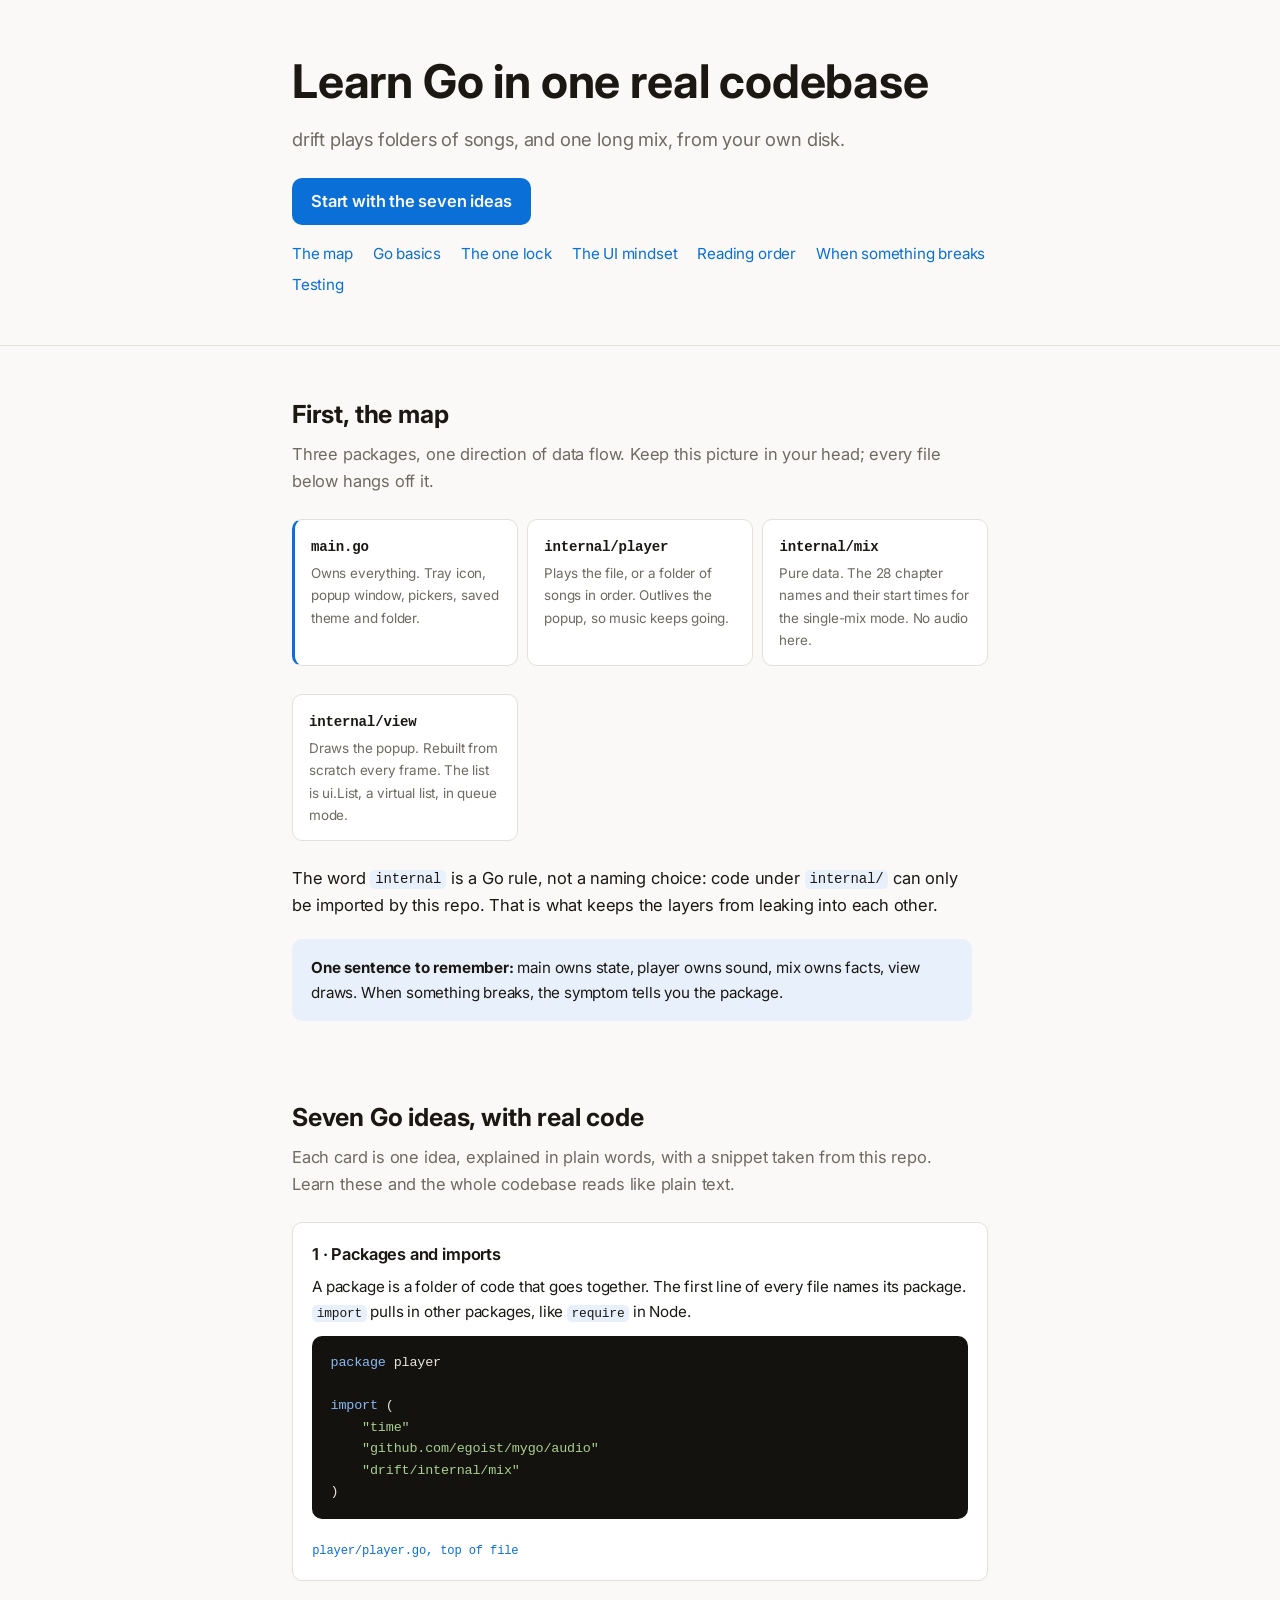
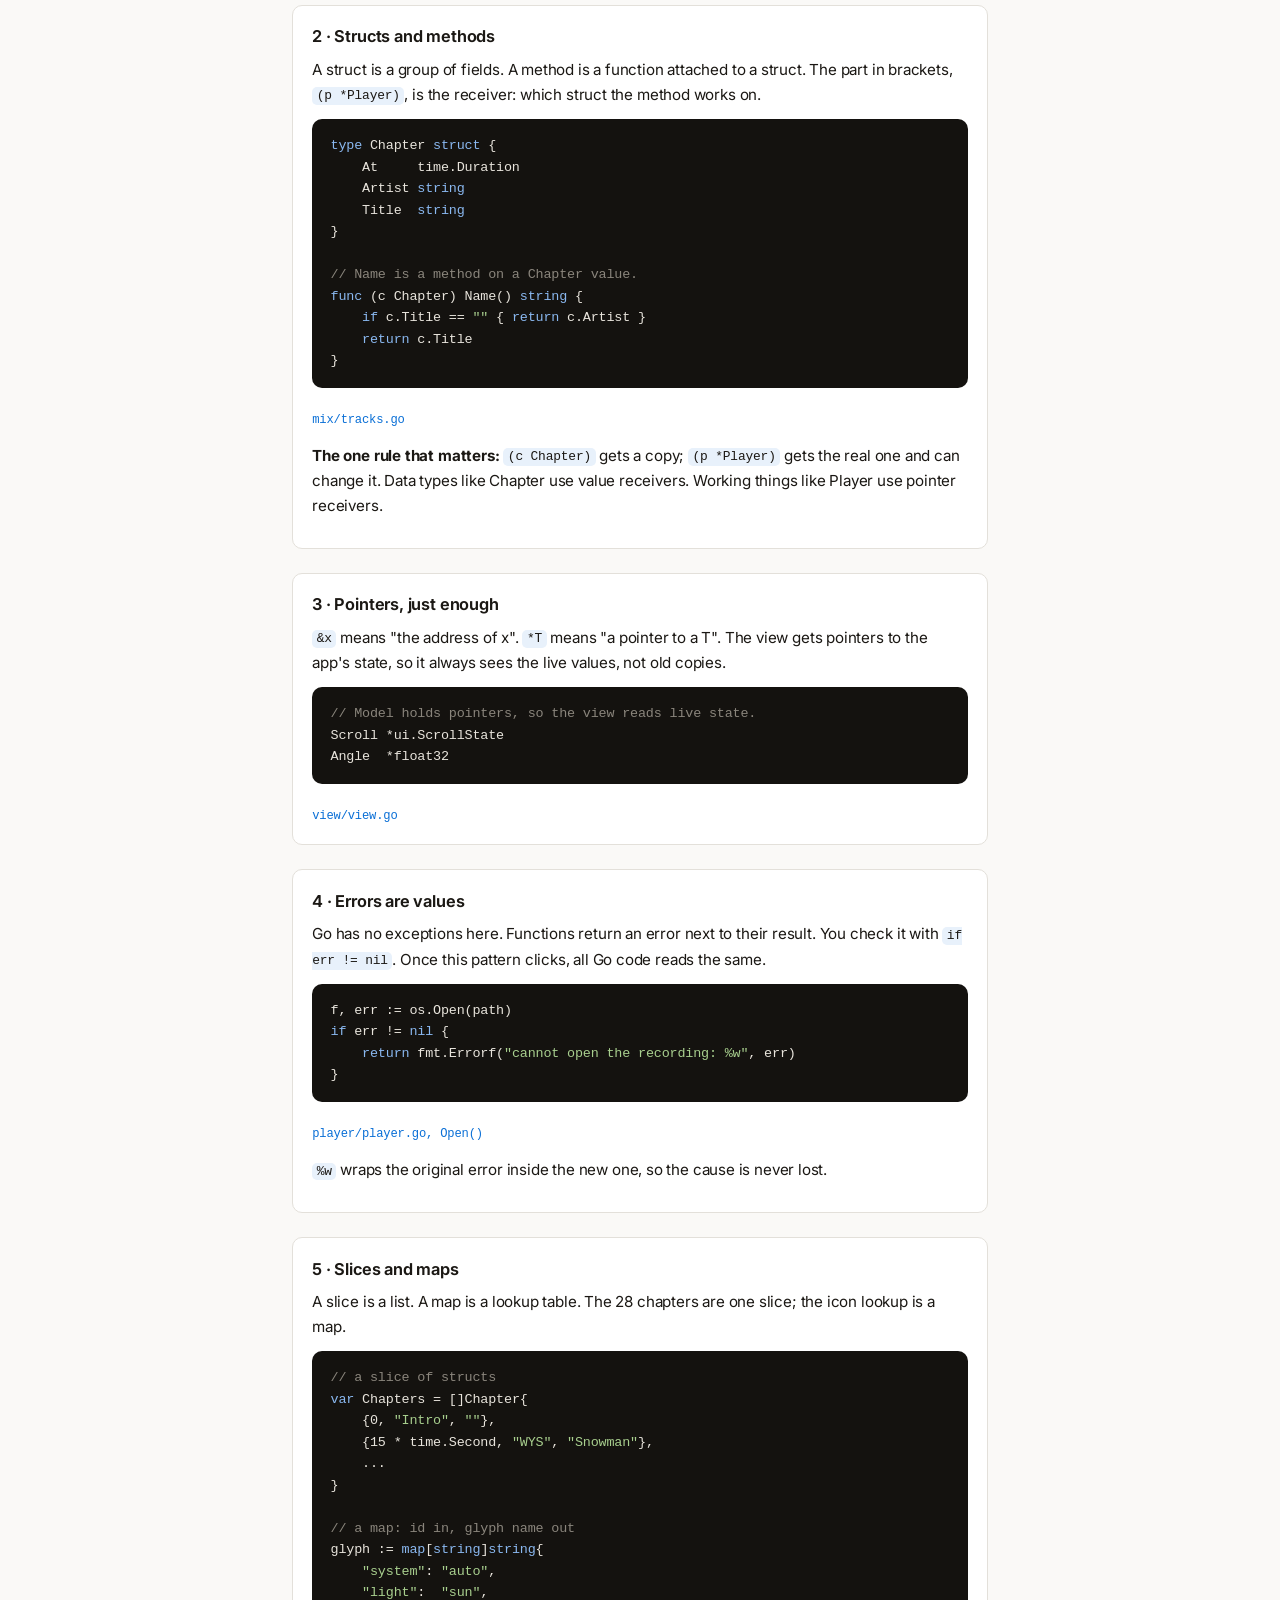
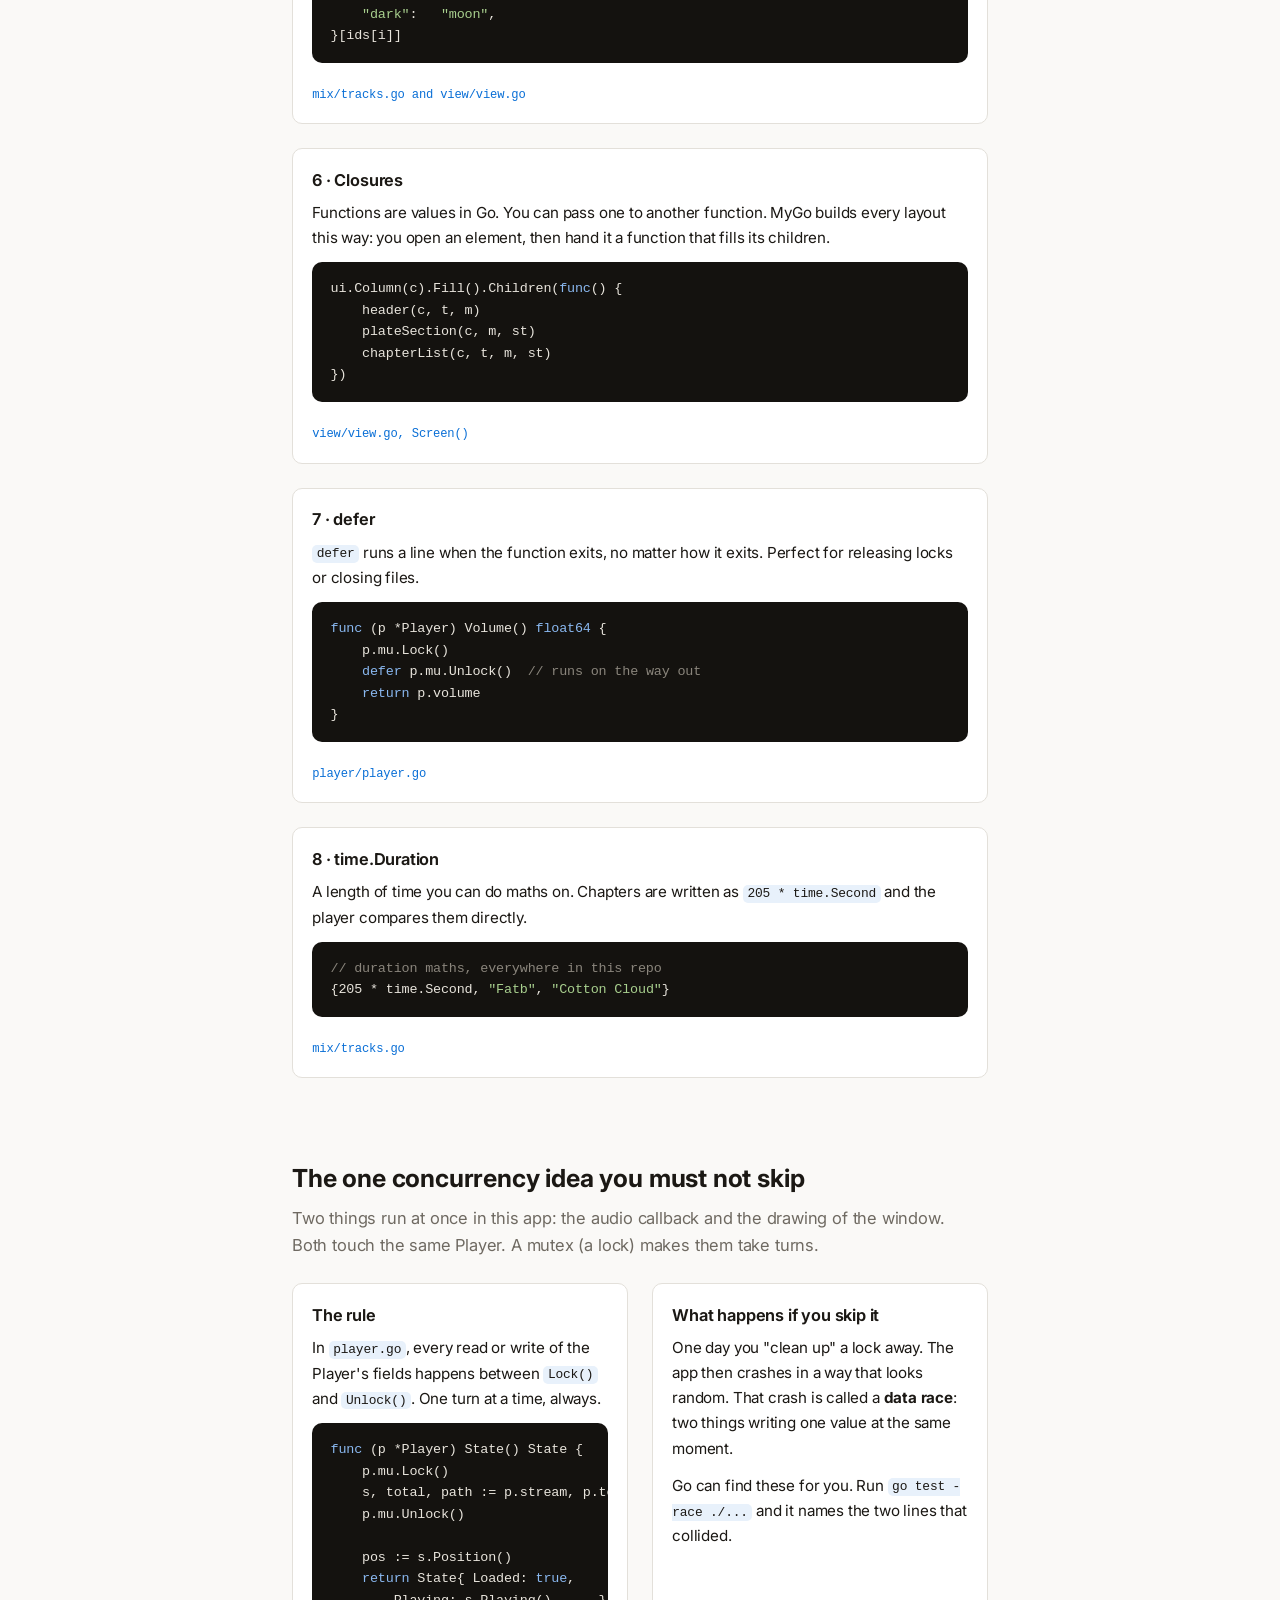
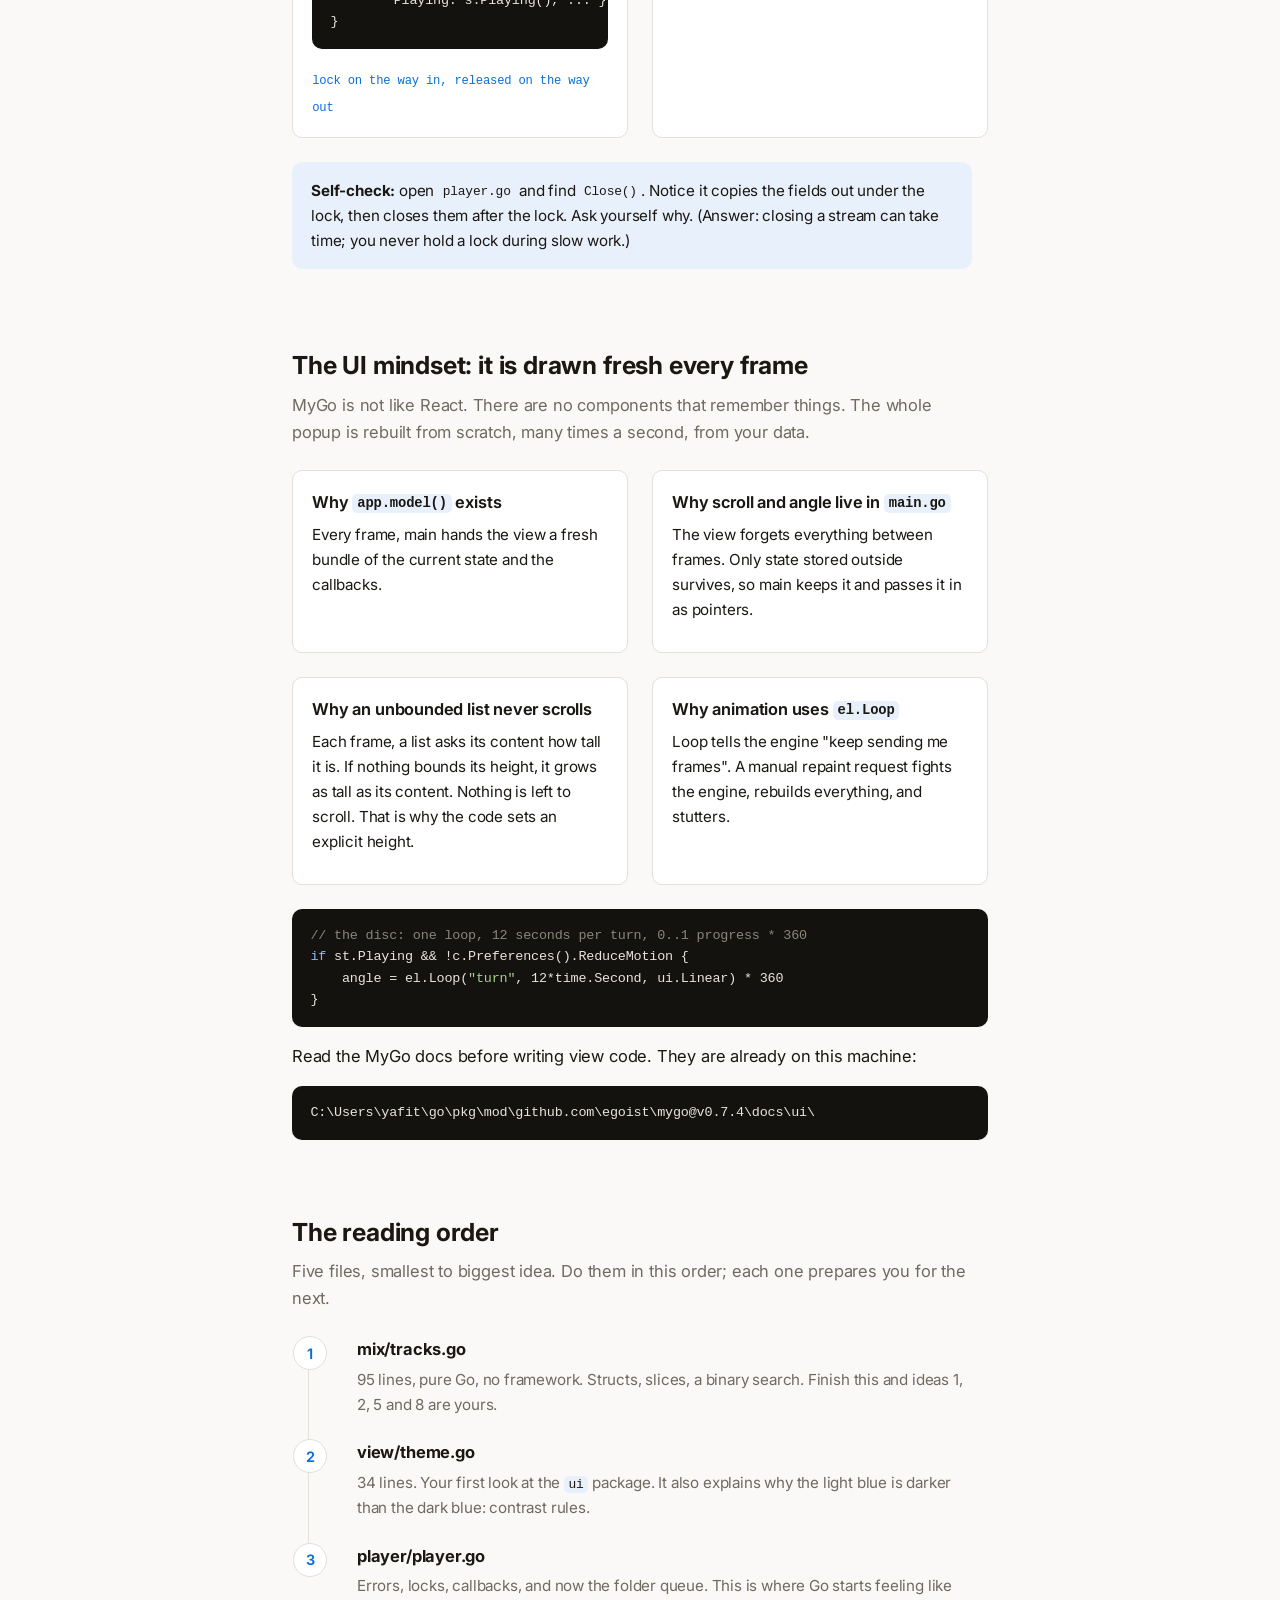
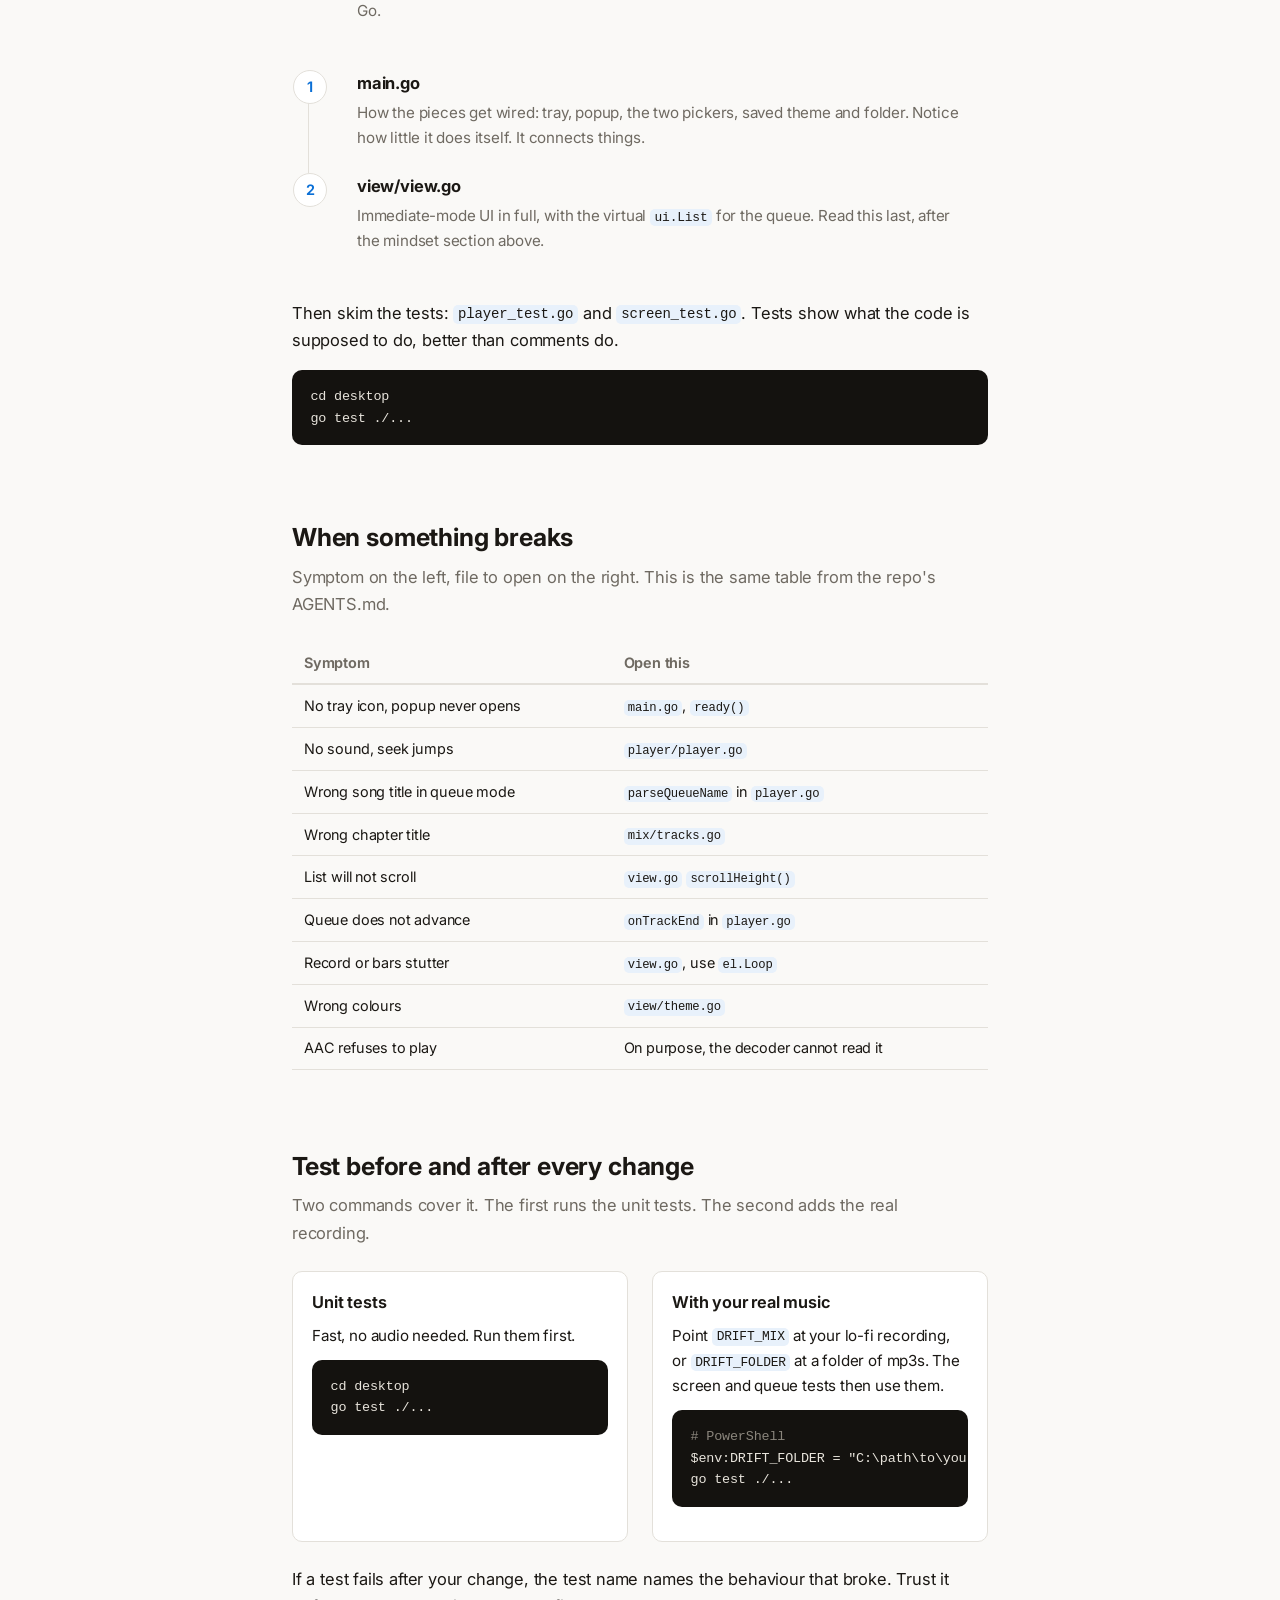
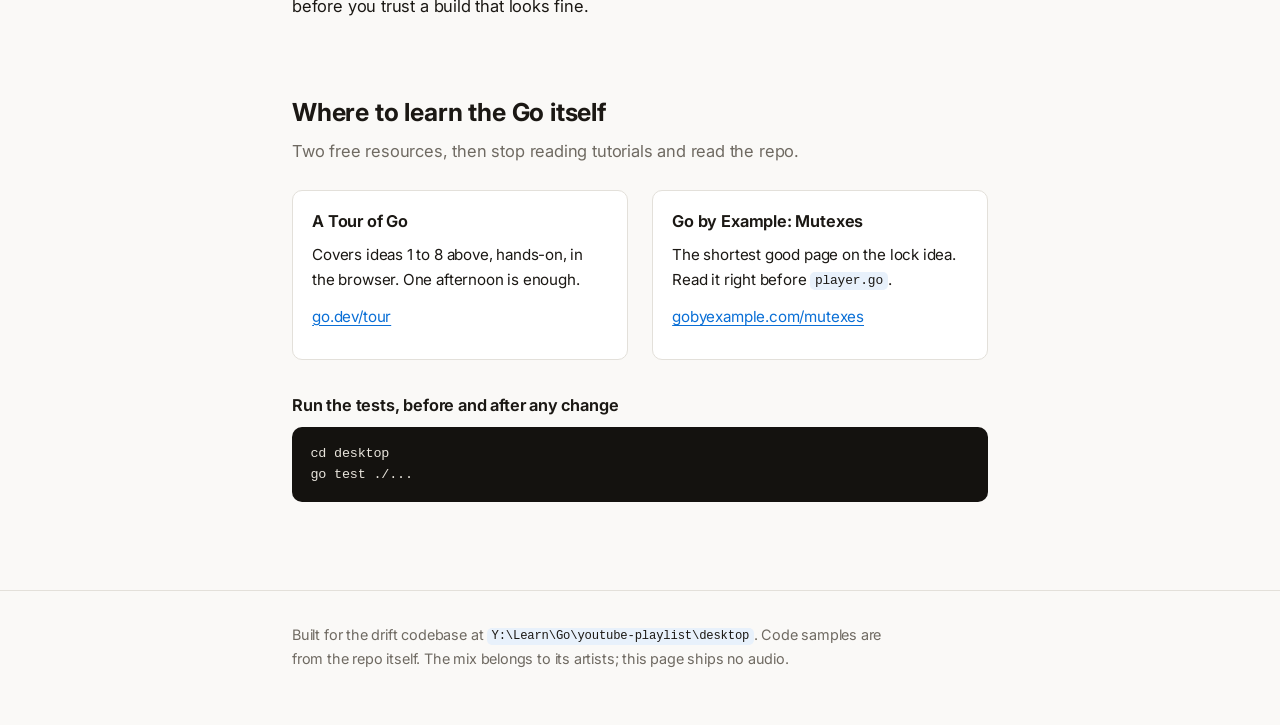
<file: docs/learn-go.html>
<!DOCTYPE html>
<html lang="en">
<head>
<meta charset="UTF-8">
<meta name="viewport" content="width=device-width, initial-scale=1">
<meta name="description" content="A plain-English study path for the drift Go codebase: eight Go ideas, one lock, the immediate-mode UI mindset, and the order to read the files.">
<link rel="preconnect" href="https://fonts.googleapis.com">
<link rel="preconnect" href="https://fonts.gstatic.com" crossorigin>
<link rel="stylesheet" href="https://fonts.googleapis.com/css2?family=Inter:opsz,wght@14..32,400..700&display=swap">
<title>Learn Go with drift, a study path for the desktop codebase</title>
<style>
/* Hallmark · theme: drift (from the product) · genre: editorial · shape: long document · signature: the architecture map · material: words + real code from the repo · pictures: none (code is the picture) · absent: photos, logos, metrics · nav: none (toc in mast) · footer: one mast line · hero: statement · posture: restrained · surface: absolute · dropped: kicker line (hero block count), photos (a code study needs none) */
/* critique: floor held, tokens only, focus-visible, reduced-motion fallback, capped container, no slop patterns. */
/* waived 58 (words per screen, page total): a study page is read top to bottom like documentation; the density is the material, cutting to 80 words per screen would gut the lessons. */
/* waived 1 (display face): Inter is the single voice on purpose; ui-monospace is the second face and mono is the material. */
/* waived 7b (pure white surfaces): the surfaces are drift's own light theme, matched to the product the page documents. */

:root {
  /* colour: taken from desktop/internal/view/theme.go and the AGENTS design notes */
  --paper: #faf9f7;
  --surface: #ffffff;
  --ink: #1b1814;
  --muted: #6f6a62;
  --accent: #0a6fd6;        /* drift's light-mode blue, 4.65:1 on paper */
  --accent-strong: #0a5fb8; /* hover step of the accent */
  --accent-deep: #09509d;   /* pressed step of the accent */
  --accent-soft: #e8f1fb;
  --border: #e3e0da;
  --code-bg: #14120f;
  --code-ink: #e8e4dc;
  --code-key: #8ab8f0;
  --code-str: #a8cf8e;
  --code-com: #8a857c;
  --ok: #2e7d4f;

  /* type: Inter everywhere, mono for code. The page loads Inter from Google Fonts;
     the fallbacks cover offline reading, so the page never waits on the network. */
  --font-body: "Inter", system-ui, -apple-system, "Segoe UI", sans-serif;
  --font-ui: "Inter", system-ui, -apple-system, "Segoe UI", sans-serif;
  --font-mono: ui-monospace, "Cascadia Code", Consolas, monospace;

  /* space + shape */
  --gap: 1.5rem;
  --radius: 10px;
  --measure: 68ch;
}

* { box-sizing: border-box; }

html, body {
  margin: 0;
  overflow-x: clip;
}

body {
  background: var(--paper);
  color: var(--ink);
  font-family: var(--font-body);
  font-size: 16.5px;
  line-height: 1.65;
  letter-spacing: -0.011em;
  -webkit-font-smoothing: antialiased;
}

a { color: var(--accent); text-underline-offset: 3px; }
a:focus-visible, button:focus-visible {
  outline: 2px solid var(--accent);
  outline-offset: 2px;
}

.wrap {
  max-width: 46rem;
  margin: 0 auto;
  padding: 0 1.25rem;
}

/* ---------- header ---------- */

header.mast {
  border-bottom: 1px solid var(--border);
  padding: 3.5rem 0 3rem;
}

.kicker {
  font-family: var(--font-ui);
  font-size: 0.85rem;
  color: var(--muted);
  margin: 0 0 0.75rem;
}

h1 {
  font-size: clamp(2rem, 5vw, 2.9rem);
  line-height: 1.12;
  margin: 0 0 1rem;
  font-weight: 700;
  overflow-wrap: break-word;
  text-wrap: balance;
}

.lede {
  font-size: 1.15rem;
  color: var(--muted);
  max-width: var(--measure);
  margin: 0 0 1.5rem;
}

.toc {
  font-family: var(--font-ui);
  font-size: 0.95rem;
  display: flex;
  flex-wrap: wrap;
  gap: 0.4rem 1.25rem;
  padding: 0;
  margin: 0;
  list-style: none;
}
.toc a { text-decoration: none; }
.toc a:hover { text-decoration: underline; }

/* ---------- sections ---------- */

.cta {
  font-family: var(--font-ui);
  font-weight: 600;
  white-space: nowrap;
  display: inline-block;
  background: var(--accent);
  color: var(--paper);
  text-decoration: none;
  padding: 0.6rem 1.2rem;
  border-radius: var(--radius);
}
.cta:hover { background: var(--accent-strong); }
.cta:active { background: var(--accent-deep); }

section { padding: 3rem 0 0.5rem; }

h2 {
  font-size: 1.55rem;
  margin: 0 0 0.35rem;
  font-weight: 700;
  text-wrap: balance;
}

.sub {
  color: var(--muted);
  margin: 0 0 1.5rem;
  max-width: var(--measure);
}

h3 {
  font-family: var(--font-ui);
  font-size: 1.02rem;
  font-weight: 650;
  margin: 2rem 0 0.5rem;
}

p { max-width: var(--measure); margin: 0 0 1rem; }

ul.plain { max-width: var(--measure); padding-left: 1.2rem; margin: 0 0 1rem; }
ul.plain li { margin-bottom: 0.5rem; }

code {
  font-family: var(--font-mono);
  font-size: 0.85em;
  background: var(--accent-soft);
  color: var(--ink);
  padding: 0.1em 0.35em;
  border-radius: 5px;
  overflow-wrap: break-word;
}

/* ---------- code blocks ---------- */

pre {
  background: var(--code-bg);
  color: var(--code-ink);
  border-radius: var(--radius);
  padding: 1rem 1.15rem;
  overflow-x: auto;
  font-family: var(--font-mono);
  font-size: 0.84rem;
  line-height: 1.6;
  margin: 0 0 1rem;
  position: relative;
  z-index: 1;
}
pre code { background: none; padding: 0; color: inherit; font-size: inherit; }
.k { color: var(--code-key); }
.s { color: var(--code-str); }
.c { color: var(--code-com); }

.filetag {
  font-family: var(--font-mono);
  font-size: 0.78rem;
  color: var(--muted);
  display: block;
  margin-bottom: -0.6rem;
}

/* ---------- the map ---------- */

.map {
  display: grid;
  grid-template-columns: minmax(0, 1fr);
  gap: 0.6rem;
  font-family: var(--font-ui);
  font-size: 0.9rem;
  margin: 1.5rem 0;
}

.map .node {
  background: var(--surface);
  border: 1px solid var(--border);
  border-radius: var(--radius);
  padding: 0.85rem 1rem;
}
.map .node strong { font-family: var(--font-mono); font-size: 0.88rem; }
.map .node span { color: var(--muted); display: block; font-size: 0.84rem; margin-top: 0.2rem; }

.map .arrow {
  color: var(--muted);
  font-size: 0.85rem;
  padding-left: 1.4rem;
}

.map .hub { border-left: 3px solid var(--accent); }

/* ---------- cards ---------- */

.cards {
  display: grid;
  grid-template-columns: minmax(0, 1fr);
  gap: var(--gap);
  margin: 1.5rem 0;
}

.card {
  background: var(--surface);
  border: 1px solid var(--border);
  border-radius: var(--radius);
  padding: 1.1rem 1.2rem;
  overflow-wrap: break-word;
  min-width: 0;
}
.card h3 { margin: 0 0 0.4rem; }
.card p { font-size: 0.95rem; margin-bottom: 0.75rem; }
.card .where {
  font-family: var(--font-mono);
  font-size: 0.76rem;
  color: var(--accent);
}

/* ---------- tables ---------- */

table {
  width: 100%;
  border-collapse: collapse;
  font-family: var(--font-ui);
  font-size: 0.9rem;
  margin: 1.25rem 0;
}
th, td {
  text-align: left;
  padding: 0.55rem 0.75rem;
  border-bottom: 1px solid var(--border);
  vertical-align: top;
  overflow-wrap: break-word;
}
th {
  font-weight: 650;
  color: var(--muted);
  border-bottom-width: 2px;
}

/* ---------- checklist ---------- */

ol.path {
  counter-reset: step;
  list-style: none;
  padding: 0;
  margin: 1.5rem 0;
  max-width: var(--measure);
}
ol.path li {
  counter-increment: step;
  position: relative;
  padding: 0 0 1.4rem 3rem;
  border-left: 1px solid var(--border);
  margin-left: 1rem;
}
ol.path li::before {
  content: counter(step);
  position: absolute;
  left: -1rem;
  top: 0;
  width: 2rem;
  height: 2rem;
  border-radius: 50%;
  background: var(--surface);
  border: 1px solid var(--border);
  color: var(--accent);
  font-family: var(--font-ui);
  font-weight: 650;
  font-size: 0.9rem;
  display: grid;
  place-items: center;
}
ol.path li:last-child { border-left-color: transparent; }
ol.path strong { display: block; font-family: var(--font-ui); }
ol.path p { margin: 0.2rem 0 0; font-size: 0.95rem; color: var(--muted); }

/* ---------- callout ---------- */

.note {
  background: var(--accent-soft);
  border-radius: var(--radius);
  padding: 1rem 1.2rem;
  font-size: 0.95rem;
  margin: 1.25rem 0;
  max-width: var(--measure);
}
.note strong { font-family: var(--font-ui); }

/* ---------- footer ---------- */

footer {
  border-top: 1px solid var(--border);
  margin-top: 4rem;
  padding: 2rem 0 3rem;
  font-family: var(--font-ui);
  font-size: 0.9rem;
  color: var(--muted);
}

@media (min-width: 700px) {
  .map { grid-template-columns: 1fr 1fr 1fr; }
  .map .arrow { display: none; }
  .cards.two { grid-template-columns: 1fr 1fr; }
}

@media (prefers-reduced-motion: reduce) {
  * { transition: none !important; animation: none !important; scroll-behavior: auto !important; }
}
</style>
</head>
<body>

<header class="mast">
  <div class="wrap">
    <h1>Learn Go in one real codebase</h1>
    <p class="lede">drift plays folders of songs, and one long mix, from your own disk.</p>
    <p><a class="cta" href="#basics">Start with the seven ideas</a></p>
    <ul class="toc">
      <li><a href="#map">The map</a></li>
      <li><a href="#basics">Go basics</a></li>
      <li><a href="#mutex">The one lock</a></li>
      <li><a href="#immediate">The UI mindset</a></li>
      <li><a href="#order">Reading order</a></li>
      <li><a href="#fix">When something breaks</a></li>
      <li><a href="#test">Testing</a></li>
    </ul>
  </div>
</header>

<main class="wrap">

<!-- ============ THE MAP ============ -->
<section id="map">
  <h2>First, the map</h2>
  <p class="sub">Three packages, one direction of data flow. Keep this picture in your head; every file below hangs off it.</p>

  <div class="map">
    <div class="node hub"><strong>main.go</strong><span>Owns everything. Tray icon, popup window, pickers, saved theme and folder.</span></div>
    <div class="node"><strong>internal/player</strong><span>Plays the file, or a folder of songs in order. Outlives the popup, so music keeps going.</span></div>
    <div class="node"><strong>internal/mix</strong><span>Pure data. The 28 chapter names and their start times for the single-mix mode. No audio here.</span></div>
  </div>
  <div class="map" style="margin-top:-0.6rem">
    <div class="arrow">owns ↓</div>
    <div class="arrow">reads ↓</div>
    <div class="arrow">searched by ↓</div>
  </div>  <div class="map" style="margin-top:-0.6rem">
    <div class="node"><strong>internal/view</strong><span>Draws the popup. Rebuilt from scratch every frame. The list is ui.List, a virtual list, in queue mode.</span></div>
  </div>

  <p>The word <code>internal</code> is a Go rule, not a naming choice: code under <code>internal/</code> can only be imported by this repo. That is what keeps the layers from leaking into each other.</p>

  <div class="note"><strong>One sentence to remember:</strong> main owns state, player owns sound, mix owns facts, view draws. When something breaks, the symptom tells you the package.</div>
</section>

<!-- ============ BASICS ============ -->
<section id="basics">
  <h2>Seven Go ideas, with real code</h2>
  <p class="sub">Each card is one idea, explained in plain words, with a snippet taken from this repo. Learn these and the whole codebase reads like plain text.</p>

  <div class="cards">

    <div class="card">
      <h3>1 · Packages and imports</h3>
      <p>A package is a folder of code that goes together. The first line of every file names its package. <code>import</code> pulls in other packages, like <code>require</code> in Node.</p>
      <pre><code><span class="k">package</span> player

<span class="k">import</span> (
    <span class="s">"time"</span>
    <span class="s">"github.com/egoist/mygo/audio"</span>
    <span class="s">"drift/internal/mix"</span>
)</code></pre>
      <span class="where">player/player.go, top of file</span>
    </div>

    <div class="card">
      <h3>2 · Structs and methods</h3>
      <p>A struct is a group of fields. A method is a function attached to a struct. The part in brackets, <code>(p *Player)</code>, is the receiver: which struct the method works on.</p>
      <pre><code><span class="k">type</span> Chapter <span class="k">struct</span> {
    At     time.Duration
    Artist <span class="k">string</span>
    Title  <span class="k">string</span>
}

<span class="c">// Name is a method on a Chapter value.</span>
<span class="k">func</span> (c Chapter) Name() <span class="k">string</span> {
    <span class="k">if</span> c.Title == <span class="s">""</span> { <span class="k">return</span> c.Artist }
    <span class="k">return</span> c.Title
}</code></pre>
      <span class="where">mix/tracks.go</span>
      <p style="margin-top:0.75rem"><strong>The one rule that matters:</strong> <code>(c Chapter)</code> gets a copy; <code>(p *Player)</code> gets the real one and can change it. Data types like Chapter use value receivers. Working things like Player use pointer receivers.</p>
    </div>

    <div class="card">
      <h3>3 · Pointers, just enough</h3>
      <p><code>&amp;x</code> means "the address of x". <code>*T</code> means "a pointer to a T". The view gets pointers to the app's state, so it always sees the live values, not old copies.</p>
      <pre><code><span class="c">// Model holds pointers, so the view reads live state.</span>
Scroll *ui.ScrollState
Angle  *float32</code></pre>
      <span class="where">view/view.go</span>
    </div>

    <div class="card">
      <h3>4 · Errors are values</h3>
      <p>Go has no exceptions here. Functions return an error next to their result. You check it with <code>if err != nil</code>. Once this pattern clicks, all Go code reads the same.</p>
      <pre><code>f, err := os.Open(path)
<span class="k">if</span> err != <span class="k">nil</span> {
    <span class="k">return</span> fmt.Errorf(<span class="s">"cannot open the recording: %w"</span>, err)
}</code></pre>
      <span class="where">player/player.go, Open()</span>
      <p style="margin-top:0.75rem"><code>%w</code> wraps the original error inside the new one, so the cause is never lost.</p>
    </div>

    <div class="card">
      <h3>5 · Slices and maps</h3>
      <p>A slice is a list. A map is a lookup table. The 28 chapters are one slice; the icon lookup is a map.</p>
      <pre><code><span class="c">// a slice of structs</span>
<span class="k">var</span> Chapters = []Chapter{
    {0, <span class="s">"Intro"</span>, <span class="s">""</span>},
    {15 * time.Second, <span class="s">"WYS"</span>, <span class="s">"Snowman"</span>},
    ...
}

<span class="c">// a map: id in, glyph name out</span>
glyph := <span class="k">map</span>[<span class="k">string</span>]<span class="k">string</span>{
    <span class="s">"system"</span>: <span class="s">"auto"</span>,
    <span class="s">"light"</span>:  <span class="s">"sun"</span>,
    <span class="s">"dark"</span>:   <span class="s">"moon"</span>,
}[ids[i]]</code></pre>
      <span class="where">mix/tracks.go and view/view.go</span>
    </div>

    <div class="card">
      <h3>6 · Closures</h3>
      <p>Functions are values in Go. You can pass one to another function. MyGo builds every layout this way: you open an element, then hand it a function that fills its children.</p>
      <pre><code>ui.Column(c).Fill().Children(<span class="k">func</span>() {
    header(c, t, m)
    plateSection(c, m, st)
    chapterList(c, t, m, st)
})</code></pre>
      <span class="where">view/view.go, Screen()</span>
    </div>

    <div class="card">
      <h3>7 · defer</h3>
      <p><code>defer</code> runs a line when the function exits, no matter how it exits. Perfect for releasing locks or closing files.</p>
      <pre><code><span class="k">func</span> (p *Player) Volume() <span class="k">float64</span> {
    p.mu.Lock()
    <span class="k">defer</span> p.mu.Unlock()  <span class="c">// runs on the way out</span>
    <span class="k">return</span> p.volume
}</code></pre>
      <span class="where">player/player.go</span>
    </div>

    <div class="card">
      <h3>8 · time.Duration</h3>
      <p>A length of time you can do maths on. Chapters are written as <code>205 * time.Second</code> and the player compares them directly.</p>
      <pre><code><span class="c">// duration maths, everywhere in this repo</span>
{205 * time.Second, <span class="s">"Fatb"</span>, <span class="s">"Cotton Cloud"</span>}</code></pre>
      <span class="where">mix/tracks.go</span>
    </div>
  </div>
</section>

<!-- ============ MUTEX ============ -->
<section id="mutex">
  <h2>The one concurrency idea you must not skip</h2>
  <p class="sub">Two things run at once in this app: the audio callback and the drawing of the window. Both touch the same Player. A mutex (a lock) makes them take turns.</p>

  <div class="cards two">
    <div class="card">
      <h3>The rule</h3>
      <p>In <code>player.go</code>, every read or write of the Player's fields happens between <code>Lock()</code> and <code>Unlock()</code>. One turn at a time, always.</p>
      <pre><code><span class="k">func</span> (p *Player) State() State {
    p.mu.Lock()
    s, total, path := p.stream, p.total, p.path
    p.mu.Unlock()

    pos := s.Position()
    <span class="k">return</span> State{ Loaded: <span class="k">true</span>,
        Playing: s.Playing(), ... }
}</code></pre>
      <span class="where">lock on the way in, released on the way out</span>
    </div>
    <div class="card">
      <h3>What happens if you skip it</h3>
      <p>One day you "clean up" a lock away. The app then crashes in a way that looks random. That crash is called a <strong>data race</strong>: two things writing one value at the same moment.</p>
      <p>Go can find these for you. Run <code>go test -race ./...</code> and it names the two lines that collided.</p>
    </div>
  </div>

  <div class="note"><strong>Self-check:</strong> open <code>player.go</code> and find <code>Close()</code>. Notice it copies the fields out under the lock, then closes them after the lock. Ask yourself why. (Answer: closing a stream can take time; you never hold a lock during slow work.)</div>
</section>

<!-- ============ IMMEDIATE MODE ============ -->
<section id="immediate">
  <h2>The UI mindset: it is drawn fresh every frame</h2>
  <p class="sub">MyGo is not like React. There are no components that remember things. The whole popup is rebuilt from scratch, many times a second, from your data.</p>

  <div class="cards two">
    <div class="card">
      <h3>Why <code>app.model()</code> exists</h3>
      <p>Every frame, main hands the view a fresh bundle of the current state and the callbacks.</p>
    </div>
    <div class="card">
      <h3>Why scroll and angle live in <code>main.go</code></h3>
      <p>The view forgets everything between frames. Only state stored outside survives, so main keeps it and passes it in as pointers.</p>
    </div>
    <div class="card">
      <h3>Why an unbounded list never scrolls</h3>
      <p>Each frame, a list asks its content how tall it is. If nothing bounds its height, it grows as tall as its content. Nothing is left to scroll. That is why the code sets an explicit height.</p>
    </div>
    <div class="card">
      <h3>Why animation uses <code>el.Loop</code></h3>
      <p>Loop tells the engine "keep sending me frames". A manual repaint request fights the engine, rebuilds everything, and stutters.</p>
    </div>
  </div>

  <pre><code><span class="c">// the disc: one loop, 12 seconds per turn, 0..1 progress * 360</span>
<span class="k">if</span> st.Playing &amp;&amp; !c.Preferences().ReduceMotion {
    angle = el.Loop(<span class="s">"turn"</span>, 12*time.Second, ui.Linear) * 360
}</code></pre>

  <p>Read the MyGo docs before writing view code. They are already on this machine:</p>
  <pre><code>C:\Users\yafit\go\pkg\mod\github.com\egoist\mygo@v0.7.4\docs\ui\</code></pre>
</section>

<!-- ============ ORDER ============ -->
<section id="order">
  <h2>The reading order</h2>
  <p class="sub">Five files, smallest to biggest idea. Do them in this order; each one prepares you for the next.</p>

  <ol class="path">
    <li><strong>mix/tracks.go</strong><p>95 lines, pure Go, no framework. Structs, slices, a binary search. Finish this and ideas 1, 2, 5 and 8 are yours.</p></li>
    <li><strong>view/theme.go</strong><p>34 lines. Your first look at the <code>ui</code> package. It also explains why the light blue is darker than the dark blue: contrast rules.</p></li>
    <li><strong>player/player.go</strong><p>Errors, locks, callbacks, and now the folder queue. This is where Go starts feeling like Go.</p></li>
  </ol>
  <ol class="path" start="4">
    <li><strong>main.go</strong><p>How the pieces get wired: tray, popup, the two pickers, saved theme and folder. Notice how little it does itself. It connects things.</p></li>
    <li><strong>view/view.go</strong><p>Immediate-mode UI in full, with the virtual <code>ui.List</code> for the queue. Read this last, after the mindset section above.</p></li>
  </ol>

  <p>Then skim the tests: <code>player_test.go</code> and <code>screen_test.go</code>. Tests show what the code is supposed to do, better than comments do.</p>
  <pre><code>cd desktop
go test ./...</code></pre>
</section>

<!-- ============ FIX ============ -->
<section id="fix">
  <h2>When something breaks</h2>
  <p class="sub">Symptom on the left, file to open on the right. This is the same table from the repo's AGENTS.md.</p>

  <table>
    <thead>
      <tr><th>Symptom</th><th>Open this</th></tr>
    </thead>
    <tbody>
      <tr><td>No tray icon, popup never opens</td><td><code>main.go</code>, <code>ready()</code></td></tr>
      <tr><td>No sound, seek jumps</td><td><code>player/player.go</code></td></tr>
      <tr><td>Wrong song title in queue mode</td><td><code>parseQueueName</code> in <code>player.go</code></td></tr>
      <tr><td>Wrong chapter title</td><td><code>mix/tracks.go</code></td></tr>
      <tr><td>List will not scroll</td><td><code>view.go</code> <code>scrollHeight()</code></td></tr>
      <tr><td>Queue does not advance</td><td><code>onTrackEnd</code> in <code>player.go</code></td></tr>
      <tr><td>Record or bars stutter</td><td><code>view.go</code>, use <code>el.Loop</code></td></tr>
      <tr><td>Wrong colours</td><td><code>view/theme.go</code></td></tr>
      <tr><td>AAC refuses to play</td><td>On purpose, the decoder cannot read it</td></tr>
    </tbody>
  </table>
</section>

<!-- ============ TEST ============ -->
<section id="test">
  <h2>Test before and after every change</h2>
  <p class="sub">Two commands cover it. The first runs the unit tests. The second adds the real recording.</p>

  <div class="cards two">
    <div class="card">
      <h3>Unit tests</h3>
      <p>Fast, no audio needed. Run them first.</p>
      <pre><code>cd desktop
go test ./...</code></pre>
    </div>
    <div class="card">
      <h3>With your real music</h3>
      <p>Point <code>DRIFT_MIX</code> at your lo-fi recording, or <code>DRIFT_FOLDER</code> at a folder of mp3s. The screen and queue tests then use them.</p>
      <pre><code><span class="c"># PowerShell</span>
$env:DRIFT_FOLDER = "C:\path\to\your-songs"
go test ./...</code></pre>
    </div>
  </div>

  <p>If a test fails after your change, the test name names the behaviour that broke. Trust it before you trust a build that looks fine.</p>
</section>

<!-- ============ RESOURCES ============ -->
<section>
  <h2>Where to learn the Go itself</h2>
  <p class="sub">Two free resources, then stop reading tutorials and read the repo.</p>

  <div class="cards two">
    <div class="card">
      <h3>A Tour of Go</h3>
      <p>Covers ideas 1 to 8 above, hands-on, in the browser. One afternoon is enough.</p>
      <p><a href="https://go.dev/tour">go.dev/tour</a></p>
    </div>
    <div class="card">
      <h3>Go by Example: Mutexes</h3>
      <p>The shortest good page on the lock idea. Read it right before <code>player.go</code>.</p>
      <p><a href="https://gobyexample.com/mutexes">gobyexample.com/mutexes</a></p>
    </div>
  </div>

  <h3>Run the tests, before and after any change</h3>
  <pre><code>cd desktop
go test ./...</code></pre>
</section>

</main>

<footer>
  <div class="wrap">
    <p>Built for the drift codebase at <code>Y:\Learn\Go\youtube-playlist\desktop</code>. Code samples are from the repo itself. The mix belongs to its artists; this page ships no audio.</p>
  </div>
</footer>

</body>
</html>
</file>
